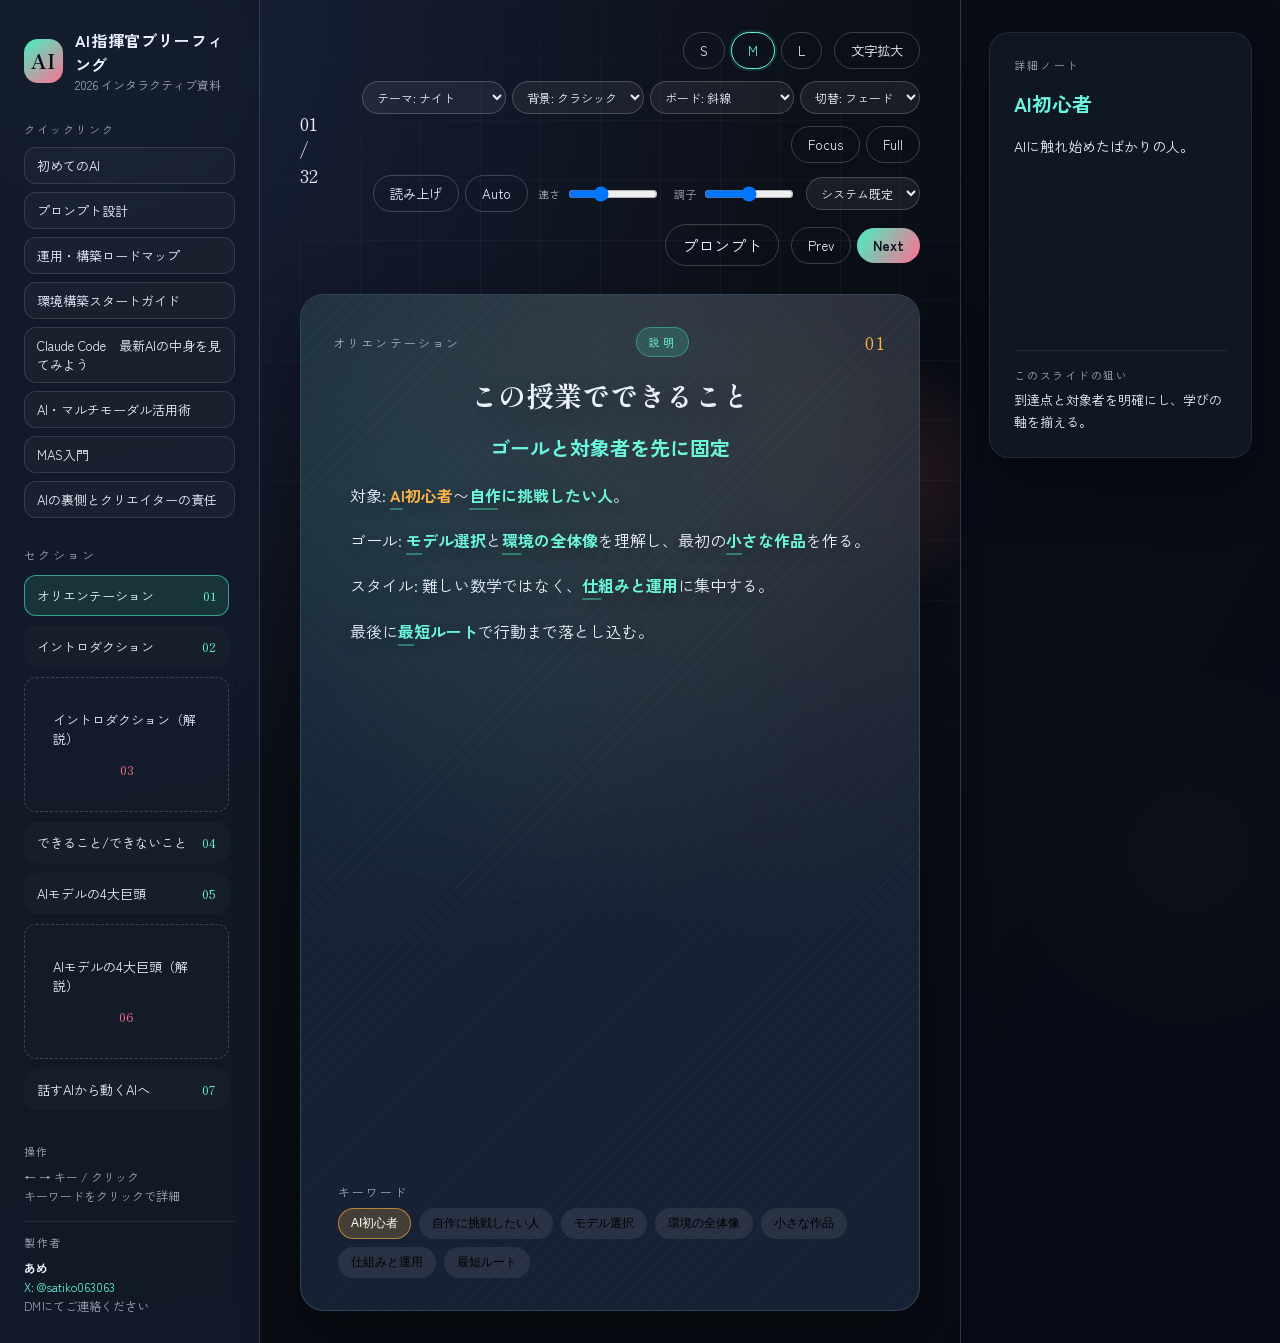
<file: index.html>
<!doctype html>
<html lang="ja">
<head>
  <meta charset="utf-8" />
  <meta name="viewport" content="width=device-width, initial-scale=1" />
  <title>AI指揮官ブリーフィング 2026</title>
  <link rel="stylesheet" href="styles.css" />
  <script async src="https://www.googletagmanager.com/gtag/js?id=G-KHQQV2JC7B"></script>
  <script>
    window.dataLayer = window.dataLayer || [];
    function gtag() { dataLayer.push(arguments); }
    gtag("js", new Date());
    gtag("config", "G-KHQQV2JC7B");
  </script>
</head>
<body data-theme="night" data-bg="classic" data-board="diagonal" data-transition="fade">
  <div class="ambient" aria-hidden="true">
    <div class="orb orb-one"></div>
    <div class="orb orb-two"></div>
    <div class="orb orb-three"></div>
    <div class="grid"></div>
    <div class="wind"></div>
    <div class="mist"></div>
    <div class="signal"></div>
    <div class="uplift"></div>
    <div class="aurora"></div>
  </div>

  <div class="petal-field" aria-hidden="true">
    <span class="petal" style="--x: 6%; --d: 18s; --delay: -3s; --size: 10px; --drift: 30px;"></span>
    <span class="petal" style="--x: 14%; --d: 22s; --delay: -8s; --size: 12px; --drift: 40px;"></span>
    <span class="petal" style="--x: 22%; --d: 20s; --delay: -5s; --size: 8px; --drift: 26px;"></span>
    <span class="petal" style="--x: 32%; --d: 26s; --delay: -12s; --size: 14px; --drift: 48px;"></span>
    <span class="petal" style="--x: 41%; --d: 19s; --delay: -2s; --size: 9px; --drift: 22px;"></span>
    <span class="petal" style="--x: 52%; --d: 24s; --delay: -10s; --size: 11px; --drift: 36px;"></span>
    <span class="petal" style="--x: 61%; --d: 21s; --delay: -6s; --size: 13px; --drift: 32px;"></span>
    <span class="petal" style="--x: 70%; --d: 23s; --delay: -9s; --size: 10px; --drift: 28px;"></span>
    <span class="petal" style="--x: 78%; --d: 27s; --delay: -15s; --size: 15px; --drift: 52px;"></span>
    <span class="petal" style="--x: 86%; --d: 20s; --delay: -4s; --size: 9px; --drift: 24px;"></span>
    <span class="petal" style="--x: 92%; --d: 25s; --delay: -11s; --size: 12px; --drift: 44px;"></span>
    <span class="petal" style="--x: 97%; --d: 19s; --delay: -7s; --size: 8px; --drift: 20px;"></span>
  </div>

  <div class="app">
    <aside class="sidebar">
      <div class="brand">
        <div class="brand-mark">AI</div>
        <div class="brand-text">
          <div class="brand-title">AI指揮官ブリーフィング</div>
          <div class="brand-sub">2026 インタラクティブ資料</div>
        </div>
      </div>

      <div class="quick-links">
        <div class="quick-title">クイックリンク</div>
        <div class="quick-list">
          <a class="quick-link" href="index.html">初めてのAI</a>
          <a class="quick-link" href="prompt.html">プロンプト設計</a>
          <a class="quick-link" href="roadmap.html">運用・構築ロードマップ</a>
          <a class="quick-link" href="setup.html">環境構築スタートガイド</a>
          <a class="quick-link" href="agent.html">Claude Code　最新AIの中身を見てみよう</a>
          <a class="quick-link" href="multimodal.html">AI・マルチモーダル活用術</a>
          <a class="quick-link" href="mas.html">MAS入門</a>
          <a class="quick-link" href="creator.html">AIの裏側とクリエイターの責任</a>
        </div>
      </div>

      <nav class="nav">
        <div class="nav-title">セクション</div>
        <ul id="nav-list" class="nav-list" aria-label="スライド一覧"></ul>
      </nav>

      <div class="sidebar-foot">
        <div class="hint">操作</div>
        <div class="hint-row">← → キー / クリック</div>
        <div class="hint-row">キーワードをクリックで詳細</div>
        <div class="sidebar-credit">
          <div class="credit-title">製作者</div>
          <div class="credit-name">あめ</div>
          <div class="credit-handle">X: @satiko063063</div>
          <div class="credit-note">DMにてご連絡ください</div>
        </div>
      </div>
    </aside>

    <main class="main">
      <header class="topbar">
        <div class="progress">
          <span id="progress-number">01</span>
          <span class="progress-divider">/</span>
          <span id="progress-total">32</span>
        </div>
        <div class="progress-bar"><span id="progress-bar"></span></div>
        <div class="controls">
          <div class="control-group size-controls" role="group" aria-label="スライドサイズ">
            <button class="btn size-btn" data-size="small" type="button">S</button>
            <button class="btn size-btn is-active" data-size="medium" type="button">M</button>
            <button class="btn size-btn" data-size="large" type="button">L</button>
          </div>
          <div class="control-group zoom-controls" role="group" aria-label="文字拡大">
            <button id="zoom-btn" class="btn" type="button" aria-pressed="false">文字拡大</button>
          </div>
          <div class="control-group fx-controls" role="group" aria-label="演出">
            <select id="fx-theme" class="fx-select" aria-label="テーマ">
              <option value="night">テーマ: ナイト</option>
              <option value="forest">テーマ: フォレスト</option>
              <option value="tide">テーマ: タイド</option>
              <option value="signal">テーマ: シグナル</option>
              <option value="paper">テーマ: ペーパー</option>
            </select>
            <select id="fx-bg" class="fx-select" aria-label="背景">
              <option value="classic">背景: クラシック</option>
              <option value="wind">背景: ウィンド</option>
              <option value="tide">背景: タイド</option>
              <option value="signal">背景: シグナル</option>
              <option value="aurora">背景: オーロラ</option>
            </select>
            <select id="fx-board" class="fx-select" aria-label="ボード">
              <option value="diagonal">ボード: 斜線</option>
              <option value="dots">ボード: ドット</option>
              <option value="mesh">ボード: メッシュ</option>
              <option value="waves">ボード: ウェーブ</option>
              <option value="circuit">ボード: サーキット</option>
            </select>
            <select id="fx-transition" class="fx-select" aria-label="切り替え">
              <option value="fade">切替: フェード</option>
              <option value="slide">切替: スライド</option>
              <option value="zoom">切替: ズーム</option>
              <option value="flip">切替: フリップ</option>
              <option value="sweep">切替: スイープ</option>
            </select>
          </div>
          <div class="control-group view-controls" role="group" aria-label="表示モード">
            <button id="focus-btn" class="btn" type="button" aria-pressed="false">Focus</button>
            <button id="fullscreen-btn" class="btn" type="button" aria-pressed="false">Full</button>
          </div>
          <div class="control-group tts-controls" role="group" aria-label="読み上げ">
            <button id="tts-btn" class="btn" type="button" aria-pressed="false">読み上げ</button>
            <button id="tts-auto-btn" class="btn" type="button" aria-pressed="false">Auto</button>
            <label class="tts-label">速さ
              <input id="tts-rate" class="tts-range" type="range" min="0.7" max="1.6" step="0.1" value="1.0" />
            </label>
            <label class="tts-label">調子
              <input id="tts-pitch" class="tts-range" type="range" min="0.8" max="1.2" step="0.1" value="1.0" />
            </label>
            <select id="tts-voice" class="tts-select" aria-label="音声"></select>
          </div>
          <div class="control-group link-controls" role="group" aria-label="関連ページ">
            <a class="btn" href="prompt.html">プロンプト</a>
          </div>
          <div class="control-group nav-controls">
            <button id="prev-btn" class="btn" type="button">Prev</button>
            <button id="next-btn" class="btn btn-primary" type="button">Next</button>
          </div>
        </div>
      </header>

      <section class="slide" aria-live="polite">
        <div class="slide-meta">
          <span id="slide-section" class="slide-section">イントロダクション</span>
          <span id="slide-variant" class="slide-variant">説明</span>
          <span id="slide-number" class="slide-number">01</span>
        </div>
        <h1 id="slide-title" class="slide-title"></h1>
        <h2 id="slide-headline" class="slide-headline"></h2>
        <div id="slide-body" class="slide-body"></div>
        <div class="keyword-area">
          <div class="keyword-label">キーワード</div>
          <div id="keyword-chips" class="keyword-chips"></div>
        </div>
      </section>
    </main>

    <aside class="detail">
      <div class="detail-inner">
        <div class="detail-title">詳細ノート</div>
        <div id="detail-keyword" class="detail-keyword">キーワードを選択</div>
        <div id="detail-text" class="detail-text">本文内のハイライト語をクリックすると、補足の説明が表示されます。</div>
        <div class="detail-footer">
          <div class="detail-foot-label">このスライドの狙い</div>
          <div id="detail-goal" class="detail-goal"></div>
        </div>
      </div>
    </aside>
  </div>

  <script src="script.js"></script>
</body>
</html>
</file>
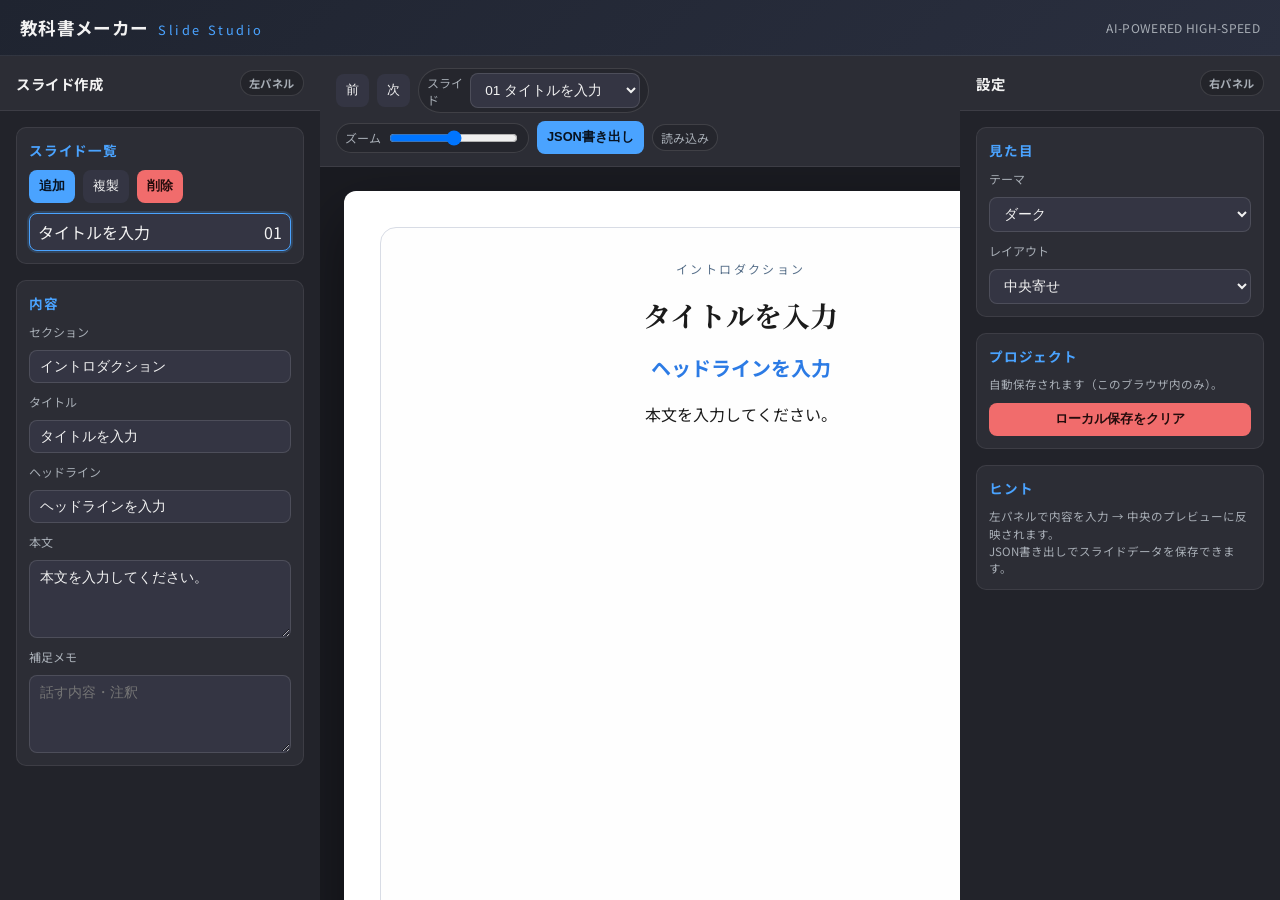
<file: maker/index.html>
<!DOCTYPE html>
<html lang="ja">
<head>
  <meta charset="UTF-8" />
  <meta name="viewport" content="width=device-width, initial-scale=1.0" />
  <title>教科書メーカー - Slide Studio</title>
  <link rel="preconnect" href="https://fonts.googleapis.com" />
  <link rel="preconnect" href="https://fonts.gstatic.com" crossorigin />
  <link href="https://fonts.googleapis.com/css2?family=Noto+Sans+JP:wght@300;400;700&family=Noto+Serif+JP:wght@400;700&display=swap" rel="stylesheet" />
  <link rel="stylesheet" href="index.css" />
</head>
<body data-theme="dark" data-layout="center">
  <header id="app-header">
    <div class="brand">
      <span class="brand-main">教科書メーカー</span>
      <span class="brand-sub">Slide Studio</span>
    </div>
    <div class="brand-tag">AI-powered high-speed</div>
  </header>

  <div id="app">
    <aside id="left-panel">
      <div class="panel-header">
        <span class="title">スライド作成</span>
        <div class="panel-header-actions">
          <span class="badge">左パネル</span>
        </div>
      </div>
      <div class="panel-body">
        <section class="panel-section">
          <h3>スライド一覧</h3>
          <div class="inline-row">
            <button id="slide-add" class="primary" type="button">追加</button>
            <button id="slide-duplicate" type="button">複製</button>
            <button id="slide-delete" class="danger" type="button">削除</button>
          </div>
          <div id="slide-list" class="list"></div>
        </section>

        <section class="panel-section">
          <h3>内容</h3>
          <label for="input-section">セクション</label>
          <input id="input-section" type="text" placeholder="例: イントロダクション" />
          <label for="input-title">タイトル</label>
          <input id="input-title" type="text" placeholder="例: AI環境構築の全体像" />
          <label for="input-headline">ヘッドライン</label>
          <input id="input-headline" type="text" placeholder="例: まずは舞台作りから" />
          <label for="input-body">本文</label>
          <textarea id="input-body" placeholder="本文を入力"></textarea>
          <label for="input-notes">補足メモ</label>
          <textarea id="input-notes" placeholder="話す内容・注釈"></textarea>
        </section>
      </div>
    </aside>

    <main id="center-panel">
      <div class="toolbar">
        <div class="toolbar-group">
          <button id="nav-prev" type="button">前</button>
          <button id="nav-next" type="button">次</button>
          <label class="pill">スライド
            <select id="slide-select"></select>
          </label>
        </div>
        <div class="toolbar-group">
          <label class="pill">ズーム
            <input id="zoom-range" type="range" min="0.6" max="1.4" step="0.1" value="1" />
          </label>
          <button id="export-json" class="primary" type="button">JSON書き出し</button>
          <label class="file-button pill">読み込み
            <input id="import-json" type="file" accept="application/json" />
          </label>
        </div>
      </div>

      <div class="preview">
        <div id="page-container" class="page-container">
          <div class="page">
            <div class="slide-card" id="slide-card">
              <div class="slide-kicker" id="preview-section">セクション</div>
              <h1 class="slide-title" id="preview-title">タイトルを入力</h1>
              <h2 class="slide-headline" id="preview-headline">ヘッドラインを入力</h2>
              <div class="slide-body" id="preview-body"></div>
              <div class="slide-notes" id="preview-notes"></div>
            </div>
          </div>
        </div>
      </div>
    </main>

    <aside id="right-panel">
      <div class="panel-header">
        <span class="title">設定</span>
        <div class="panel-header-actions">
          <span class="badge">右パネル</span>
        </div>
      </div>
      <div class="panel-body">
        <section class="panel-section">
          <h3>見た目</h3>
          <label for="theme-select">テーマ</label>
          <select id="theme-select">
            <option value="dark">ダーク</option>
            <option value="light">ライト</option>
          </select>
          <label for="layout-select">レイアウト</label>
          <select id="layout-select">
            <option value="center">中央寄せ</option>
            <option value="left">左寄せ</option>
          </select>
        </section>
        <section class="panel-section">
          <h3>プロジェクト</h3>
          <div class="hint">自動保存されます（このブラウザ内のみ）。</div>
          <button id="clear-local" type="button" class="danger">ローカル保存をクリア</button>
        </section>
        <section class="panel-section">
          <h3>ヒント</h3>
          <div class="hint">
            左パネルで内容を入力 → 中央のプレビューに反映されます。<br />
            JSON書き出しでスライドデータを保存できます。
          </div>
        </section>
      </div>
    </aside>
  </div>

  <script src="index.js"></script>
</body>
</html>
</file>
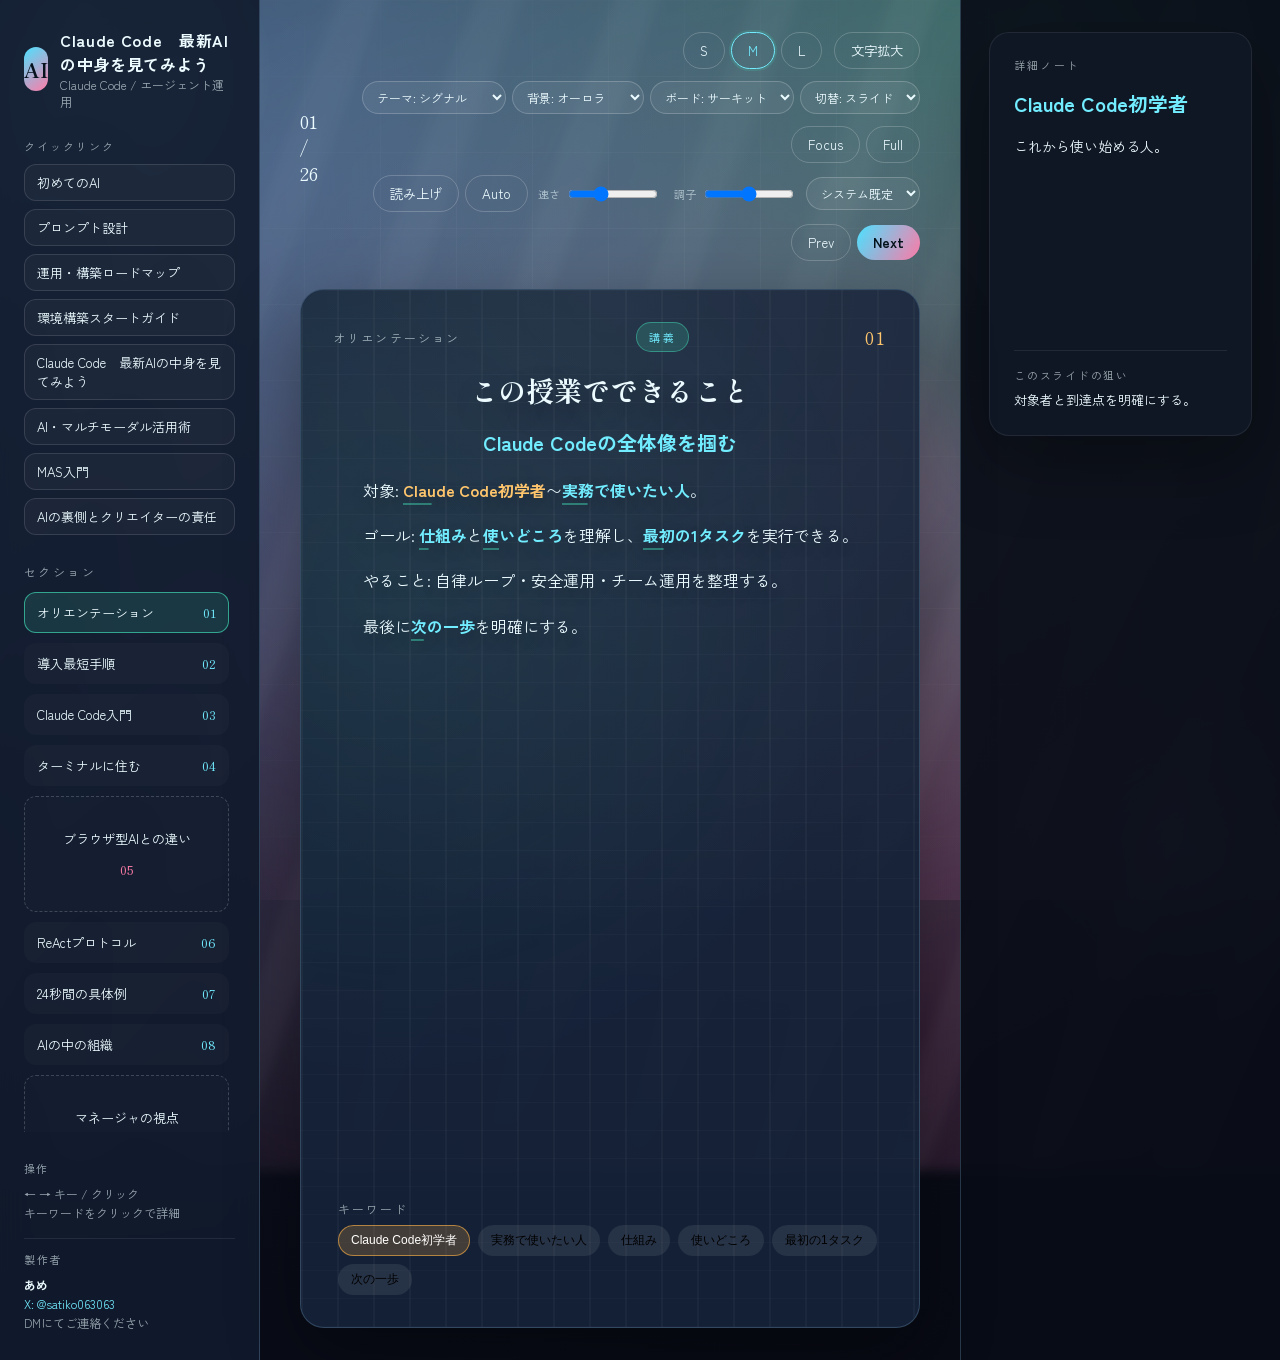
<file: agent.html>
<!doctype html>
<html lang="ja">
<head>
  <meta charset="utf-8" />
  <meta name="viewport" content="width=device-width, initial-scale=1" />
  <title>Claude Code　最新AIの中身を見てみよう | AI指揮官ブリーフィング</title>
  <link rel="stylesheet" href="styles.css" />
  <script async src="https://www.googletagmanager.com/gtag/js?id=G-KHQQV2JC7B"></script>
  <script>
    window.dataLayer = window.dataLayer || [];
    function gtag() { dataLayer.push(arguments); }
    gtag("js", new Date());
    gtag("config", "G-KHQQV2JC7B");
  </script>
</head>
<body class="agent-page" data-theme="signal" data-bg="aurora" data-board="circuit" data-transition="slide">
  <div class="ambient" aria-hidden="true">
    <div class="orb orb-one"></div>
    <div class="orb orb-two"></div>
    <div class="orb orb-three"></div>
    <div class="grid"></div>
    <div class="wind"></div>
    <div class="mist"></div>
    <div class="signal"></div>
    <div class="uplift"></div>
    <div class="aurora"></div>
  </div>

  <div class="petal-field" aria-hidden="true">
    <span class="petal" style="--x: 12%; --d: 20s; --delay: -3s; --size: 10px; --drift: 26px;"></span>
    <span class="petal" style="--x: 28%; --d: 24s; --delay: -9s; --size: 12px; --drift: 38px;"></span>
    <span class="petal" style="--x: 46%; --d: 22s; --delay: -5s; --size: 9px; --drift: 22px;"></span>
    <span class="petal" style="--x: 63%; --d: 26s; --delay: -12s; --size: 13px; --drift: 46px;"></span>
    <span class="petal" style="--x: 78%; --d: 21s; --delay: -7s; --size: 10px; --drift: 28px;"></span>
    <span class="petal" style="--x: 90%; --d: 25s; --delay: -10s; --size: 11px; --drift: 40px;"></span>
  </div>

  <div class="app">
    <aside class="sidebar">
      <div class="brand">
        <div class="brand-mark">AI</div>
        <div class="brand-text">
          <div class="brand-title">Claude Code　最新AIの中身を見てみよう</div>
          <div class="brand-sub">Claude Code / エージェント運用</div>
        </div>
      </div>

      <div class="quick-links">
        <div class="quick-title">クイックリンク</div>
        <div class="quick-list">
          <a class="quick-link" href="index.html">初めてのAI</a>
          <a class="quick-link" href="prompt.html">プロンプト設計</a>
          <a class="quick-link" href="roadmap.html">運用・構築ロードマップ</a>
          <a class="quick-link" href="setup.html">環境構築スタートガイド</a>
          <a class="quick-link" href="agent.html">Claude Code　最新AIの中身を見てみよう</a>
          <a class="quick-link" href="multimodal.html">AI・マルチモーダル活用術</a>
          <a class="quick-link" href="mas.html">MAS入門</a>
          <a class="quick-link" href="creator.html">AIの裏側とクリエイターの責任</a>
        </div>
      </div>

      <nav class="nav">
        <div class="nav-title">セクション</div>
        <ul id="agent-nav" class="nav-list" aria-label="Claude Code　最新AIの中身を見てみよう スライド一覧"></ul>
      </nav>

      <div class="sidebar-foot">
        <div class="hint">操作</div>
        <div class="hint-row">← → キー / クリック</div>
        <div class="hint-row">キーワードをクリックで詳細</div>
        <div class="sidebar-credit">
          <div class="credit-title">製作者</div>
          <div class="credit-name">あめ</div>
          <div class="credit-handle">X: @satiko063063</div>
          <div class="credit-note">DMにてご連絡ください</div>
        </div>
      </div>
    </aside>

    <main class="main">
      <header class="topbar">
        <div class="progress">
          <span id="agent-progress-number">01</span>
          <span class="progress-divider">/</span>
          <span id="agent-progress-total">26</span>
        </div>
        <div class="progress-bar"><span id="agent-progress-bar"></span></div>
        <div class="controls">
          <div class="control-group size-controls" role="group" aria-label="スライドサイズ">
            <button class="btn size-btn" data-size="small" type="button">S</button>
            <button class="btn size-btn is-active" data-size="medium" type="button">M</button>
            <button class="btn size-btn" data-size="large" type="button">L</button>
          </div>
          <div class="control-group zoom-controls" role="group" aria-label="文字拡大">
            <button id="agent-zoom-btn" class="btn" type="button" aria-pressed="false">文字拡大</button>
          </div>
          <div class="control-group fx-controls" role="group" aria-label="演出">
            <select id="agent-fx-theme" class="fx-select" aria-label="テーマ">
              <option value="night">テーマ: ナイト</option>
              <option value="forest">テーマ: フォレスト</option>
              <option value="tide">テーマ: タイド</option>
              <option value="signal">テーマ: シグナル</option>
              <option value="paper">テーマ: ペーパー</option>
            </select>
            <select id="agent-fx-bg" class="fx-select" aria-label="背景">
              <option value="classic">背景: クラシック</option>
              <option value="wind">背景: ウィンド</option>
              <option value="tide">背景: タイド</option>
              <option value="signal">背景: シグナル</option>
              <option value="aurora">背景: オーロラ</option>
            </select>
            <select id="agent-fx-board" class="fx-select" aria-label="ボード">
              <option value="diagonal">ボード: 斜線</option>
              <option value="dots">ボード: ドット</option>
              <option value="mesh">ボード: メッシュ</option>
              <option value="waves">ボード: ウェーブ</option>
              <option value="circuit">ボード: サーキット</option>
            </select>
            <select id="agent-fx-transition" class="fx-select" aria-label="切り替え">
              <option value="fade">切替: フェード</option>
              <option value="slide">切替: スライド</option>
              <option value="zoom">切替: ズーム</option>
              <option value="flip">切替: フリップ</option>
              <option value="sweep">切替: スイープ</option>
            </select>
          </div>
          <div class="control-group view-controls" role="group" aria-label="表示モード">
            <button id="agent-focus-btn" class="btn" type="button" aria-pressed="false">Focus</button>
            <button id="agent-fullscreen-btn" class="btn" type="button" aria-pressed="false">Full</button>
          </div>
          <div class="control-group tts-controls" role="group" aria-label="読み上げ">
            <button id="agent-tts-btn" class="btn" type="button" aria-pressed="false">読み上げ</button>
            <button id="agent-tts-auto-btn" class="btn" type="button" aria-pressed="false">Auto</button>
            <label class="tts-label">速さ
              <input id="agent-tts-rate" class="tts-range" type="range" min="0.7" max="1.6" step="0.1" value="1.0" />
            </label>
            <label class="tts-label">調子
              <input id="agent-tts-pitch" class="tts-range" type="range" min="0.8" max="1.2" step="0.1" value="1.0" />
            </label>
            <select id="agent-tts-voice" class="tts-select" aria-label="音声"></select>
          </div>
          <div class="control-group nav-controls">
            <button id="agent-prev" class="btn" type="button">Prev</button>
            <button id="agent-next" class="btn btn-primary" type="button">Next</button>
          </div>
        </div>
      </header>

      <section class="slide" aria-live="polite">
        <div class="slide-meta">
          <span id="agent-section" class="slide-section">エージェント概論</span>
          <span id="agent-variant" class="slide-variant">講義</span>
          <span id="agent-number" class="slide-number">01</span>
        </div>
        <h1 id="agent-title" class="slide-title"></h1>
        <h2 id="agent-headline" class="slide-headline"></h2>
        <div id="agent-body" class="slide-body"></div>
        <div class="keyword-area">
          <div class="keyword-label">キーワード</div>
          <div id="agent-chips" class="keyword-chips"></div>
        </div>
      </section>
    </main>

    <aside class="detail">
      <div class="detail-inner">
        <div class="detail-title">詳細ノート</div>
        <div id="agent-keyword" class="detail-keyword">キーワードを選択</div>
        <div id="agent-text" class="detail-text">本文内のハイライト語をクリックすると、補足の説明が表示されます。</div>
        <div class="detail-footer">
          <div class="detail-foot-label">このスライドの狙い</div>
          <div id="agent-goal" class="detail-goal"></div>
        </div>
      </div>
    </aside>
  </div>

  <script src="agent.js"></script>
</body>
</html>
</file>
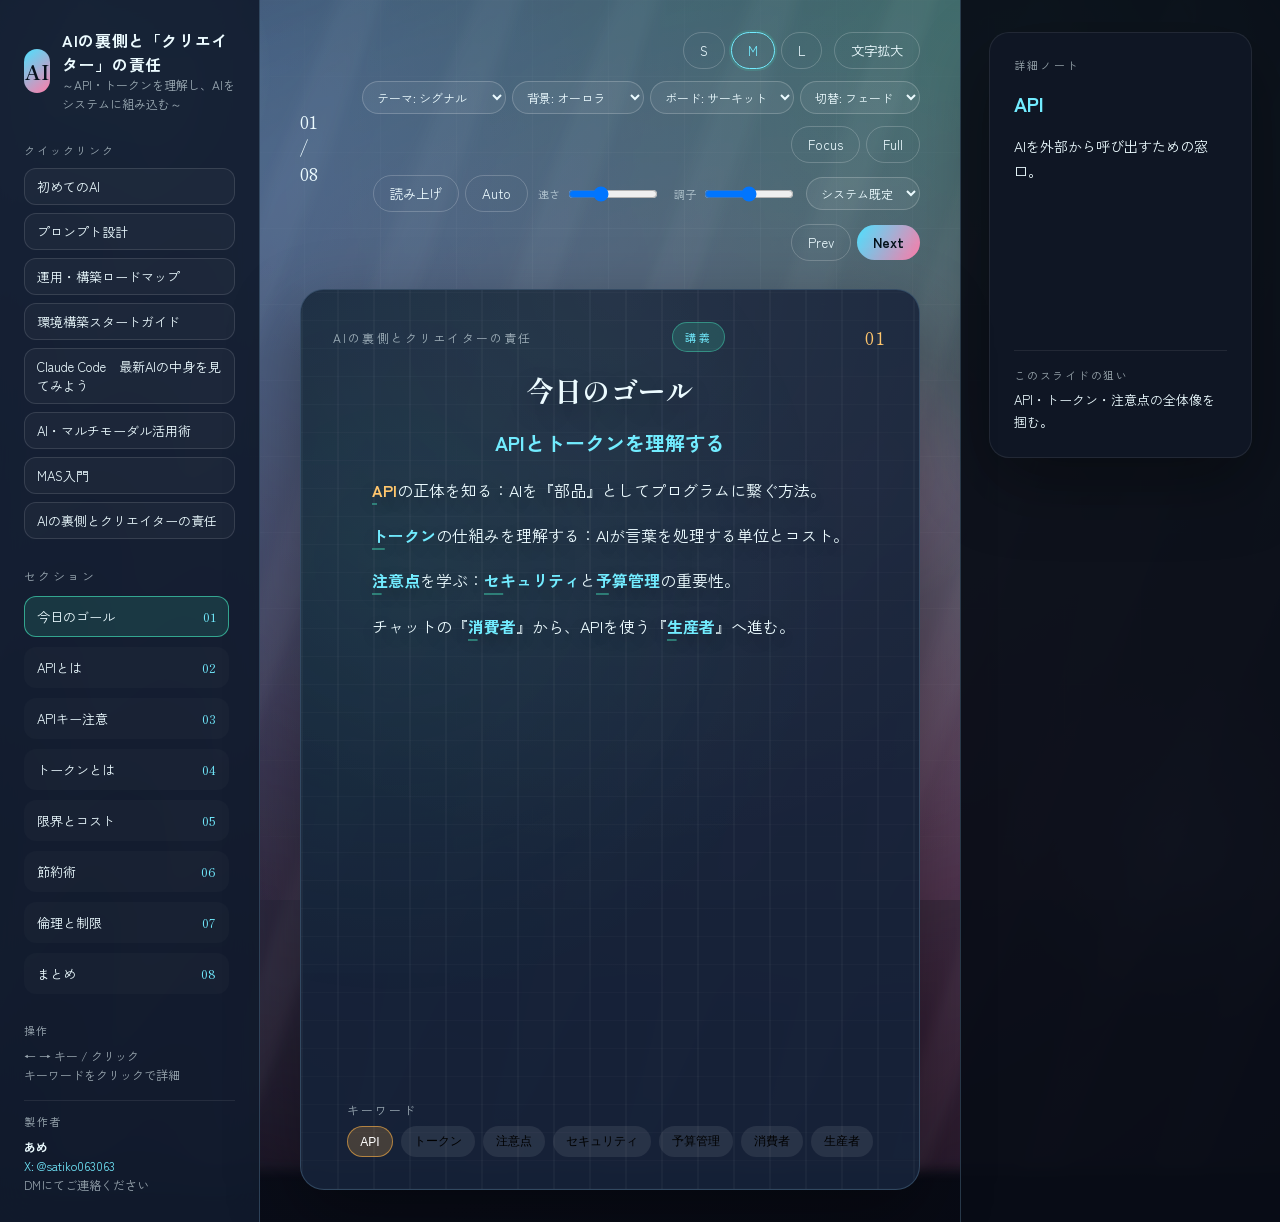
<file: creator.html>
<!doctype html>
<html lang="ja">
<head>
  <meta charset="utf-8" />
  <meta name="viewport" content="width=device-width, initial-scale=1" />
  <title>AIの裏側と「クリエイター」の責任 | AI指揮官ブリーフィング</title>
  <link rel="stylesheet" href="styles.css" />
  <script async src="https://www.googletagmanager.com/gtag/js?id=G-KHQQV2JC7B"></script>
  <script>
    window.dataLayer = window.dataLayer || [];
    function gtag() { dataLayer.push(arguments); }
    gtag("js", new Date());
    gtag("config", "G-KHQQV2JC7B");
  </script>
</head>
<body class="creator-page" data-theme="signal" data-bg="aurora" data-board="circuit" data-transition="fade">
  <div class="ambient" aria-hidden="true">
    <div class="orb orb-one"></div>
    <div class="orb orb-two"></div>
    <div class="orb orb-three"></div>
    <div class="grid"></div>
    <div class="wind"></div>
    <div class="mist"></div>
    <div class="signal"></div>
    <div class="uplift"></div>
    <div class="aurora"></div>
  </div>

  <div class="petal-field" aria-hidden="true">
    <span class="petal" style="--x: 12%; --d: 20s; --delay: -3s; --size: 10px; --drift: 26px;"></span>
    <span class="petal" style="--x: 28%; --d: 24s; --delay: -9s; --size: 12px; --drift: 38px;"></span>
    <span class="petal" style="--x: 46%; --d: 22s; --delay: -5s; --size: 9px; --drift: 22px;"></span>
    <span class="petal" style="--x: 63%; --d: 26s; --delay: -12s; --size: 13px; --drift: 46px;"></span>
    <span class="petal" style="--x: 78%; --d: 21s; --delay: -7s; --size: 10px; --drift: 28px;"></span>
    <span class="petal" style="--x: 90%; --d: 25s; --delay: -10s; --size: 11px; --drift: 40px;"></span>
  </div>

  <div class="app">
    <aside class="sidebar">
      <div class="brand">
        <div class="brand-mark">AI</div>
        <div class="brand-text">
          <div class="brand-title">AIの裏側と「クリエイター」の責任</div>
          <div class="brand-sub">～API・トークンを理解し、AIをシステムに組み込む～</div>
        </div>
      </div>

      <div class="quick-links">
        <div class="quick-title">クイックリンク</div>
        <div class="quick-list">
          <a class="quick-link" href="index.html">初めてのAI</a>
          <a class="quick-link" href="prompt.html">プロンプト設計</a>
          <a class="quick-link" href="roadmap.html">運用・構築ロードマップ</a>
          <a class="quick-link" href="setup.html">環境構築スタートガイド</a>
          <a class="quick-link" href="agent.html">Claude Code　最新AIの中身を見てみよう</a>
          <a class="quick-link" href="multimodal.html">AI・マルチモーダル活用術</a>
          <a class="quick-link" href="mas.html">MAS入門</a>
          <a class="quick-link" href="creator.html">AIの裏側とクリエイターの責任</a>
        </div>
      </div>

      <nav class="nav">
        <div class="nav-title">セクション</div>
        <ul id="creator-nav" class="nav-list" aria-label="AIの裏側とクリエイターの責任 スライド一覧"></ul>
      </nav>

      <div class="sidebar-foot">
        <div class="hint">操作</div>
        <div class="hint-row">← → キー / クリック</div>
        <div class="hint-row">キーワードをクリックで詳細</div>
        <div class="sidebar-credit">
          <div class="credit-title">製作者</div>
          <div class="credit-name">あめ</div>
          <div class="credit-handle">X: @satiko063063</div>
          <div class="credit-note">DMにてご連絡ください</div>
        </div>
      </div>
    </aside>

    <main class="main">
      <header class="topbar">
        <div class="progress">
          <span id="creator-progress-number">01</span>
          <span class="progress-divider">/</span>
          <span id="creator-progress-total">08</span>
        </div>
        <div class="progress-bar"><span id="creator-progress-bar"></span></div>
        <div class="controls">
          <div class="control-group size-controls" role="group" aria-label="スライドサイズ">
            <button class="btn size-btn" data-size="small" type="button">S</button>
            <button class="btn size-btn is-active" data-size="medium" type="button">M</button>
            <button class="btn size-btn" data-size="large" type="button">L</button>
          </div>
          <div class="control-group zoom-controls" role="group" aria-label="文字拡大">
            <button id="creator-zoom-btn" class="btn" type="button" aria-pressed="false">文字拡大</button>
          </div>
          <div class="control-group fx-controls" role="group" aria-label="演出">
            <select id="creator-fx-theme" class="fx-select" aria-label="テーマ">
              <option value="night">テーマ: ナイト</option>
              <option value="forest">テーマ: フォレスト</option>
              <option value="tide">テーマ: タイド</option>
              <option value="signal">テーマ: シグナル</option>
              <option value="paper">テーマ: ペーパー</option>
            </select>
            <select id="creator-fx-bg" class="fx-select" aria-label="背景">
              <option value="classic">背景: クラシック</option>
              <option value="wind">背景: ウィンド</option>
              <option value="tide">背景: タイド</option>
              <option value="signal">背景: シグナル</option>
              <option value="aurora">背景: オーロラ</option>
            </select>
            <select id="creator-fx-board" class="fx-select" aria-label="ボード">
              <option value="diagonal">ボード: 斜線</option>
              <option value="dots">ボード: ドット</option>
              <option value="mesh">ボード: メッシュ</option>
              <option value="waves">ボード: ウェーブ</option>
              <option value="circuit">ボード: サーキット</option>
            </select>
            <select id="creator-fx-transition" class="fx-select" aria-label="切り替え">
              <option value="fade">切替: フェード</option>
              <option value="slide">切替: スライド</option>
              <option value="zoom">切替: ズーム</option>
              <option value="flip">切替: フリップ</option>
              <option value="sweep">切替: スイープ</option>
            </select>
          </div>
          <div class="control-group view-controls" role="group" aria-label="表示モード">
            <button id="creator-focus-btn" class="btn" type="button" aria-pressed="false">Focus</button>
            <button id="creator-fullscreen-btn" class="btn" type="button" aria-pressed="false">Full</button>
          </div>
          <div class="control-group tts-controls" role="group" aria-label="読み上げ">
            <button id="creator-tts-btn" class="btn" type="button" aria-pressed="false">読み上げ</button>
            <button id="creator-tts-auto-btn" class="btn" type="button" aria-pressed="false">Auto</button>
            <label class="tts-label">速さ
              <input id="creator-tts-rate" class="tts-range" type="range" min="0.7" max="1.6" step="0.1" value="1.0" />
            </label>
            <label class="tts-label">調子
              <input id="creator-tts-pitch" class="tts-range" type="range" min="0.8" max="1.2" step="0.1" value="1.0" />
            </label>
            <select id="creator-tts-voice" class="tts-select" aria-label="音声"></select>
          </div>
          <div class="control-group nav-controls">
            <button id="creator-prev" class="btn" type="button">Prev</button>
            <button id="creator-next" class="btn btn-primary" type="button">Next</button>
          </div>
        </div>
      </header>

      <section class="slide" aria-live="polite">
        <div class="slide-meta">
          <span id="creator-section" class="slide-section">エージェント概論</span>
          <span id="creator-variant" class="slide-variant">講義</span>
          <span id="creator-number" class="slide-number">01</span>
        </div>
        <h1 id="creator-title" class="slide-title"></h1>
        <h2 id="creator-headline" class="slide-headline"></h2>
        <div id="creator-body" class="slide-body"></div>
        <div class="keyword-area">
          <div class="keyword-label">キーワード</div>
          <div id="creator-chips" class="keyword-chips"></div>
        </div>
      </section>
    </main>

    <aside class="detail">
      <div class="detail-inner">
        <div class="detail-title">詳細ノート</div>
        <div id="creator-keyword" class="detail-keyword">キーワードを選択</div>
        <div id="creator-text" class="detail-text">本文内のハイライト語をクリックすると、補足の説明が表示されます。</div>
        <div class="detail-footer">
          <div class="detail-foot-label">このスライドの狙い</div>
          <div id="creator-goal" class="detail-goal"></div>
        </div>
      </div>
    </aside>
  </div>

  <script src="creator.js"></script>
</body>
</html>
</file>
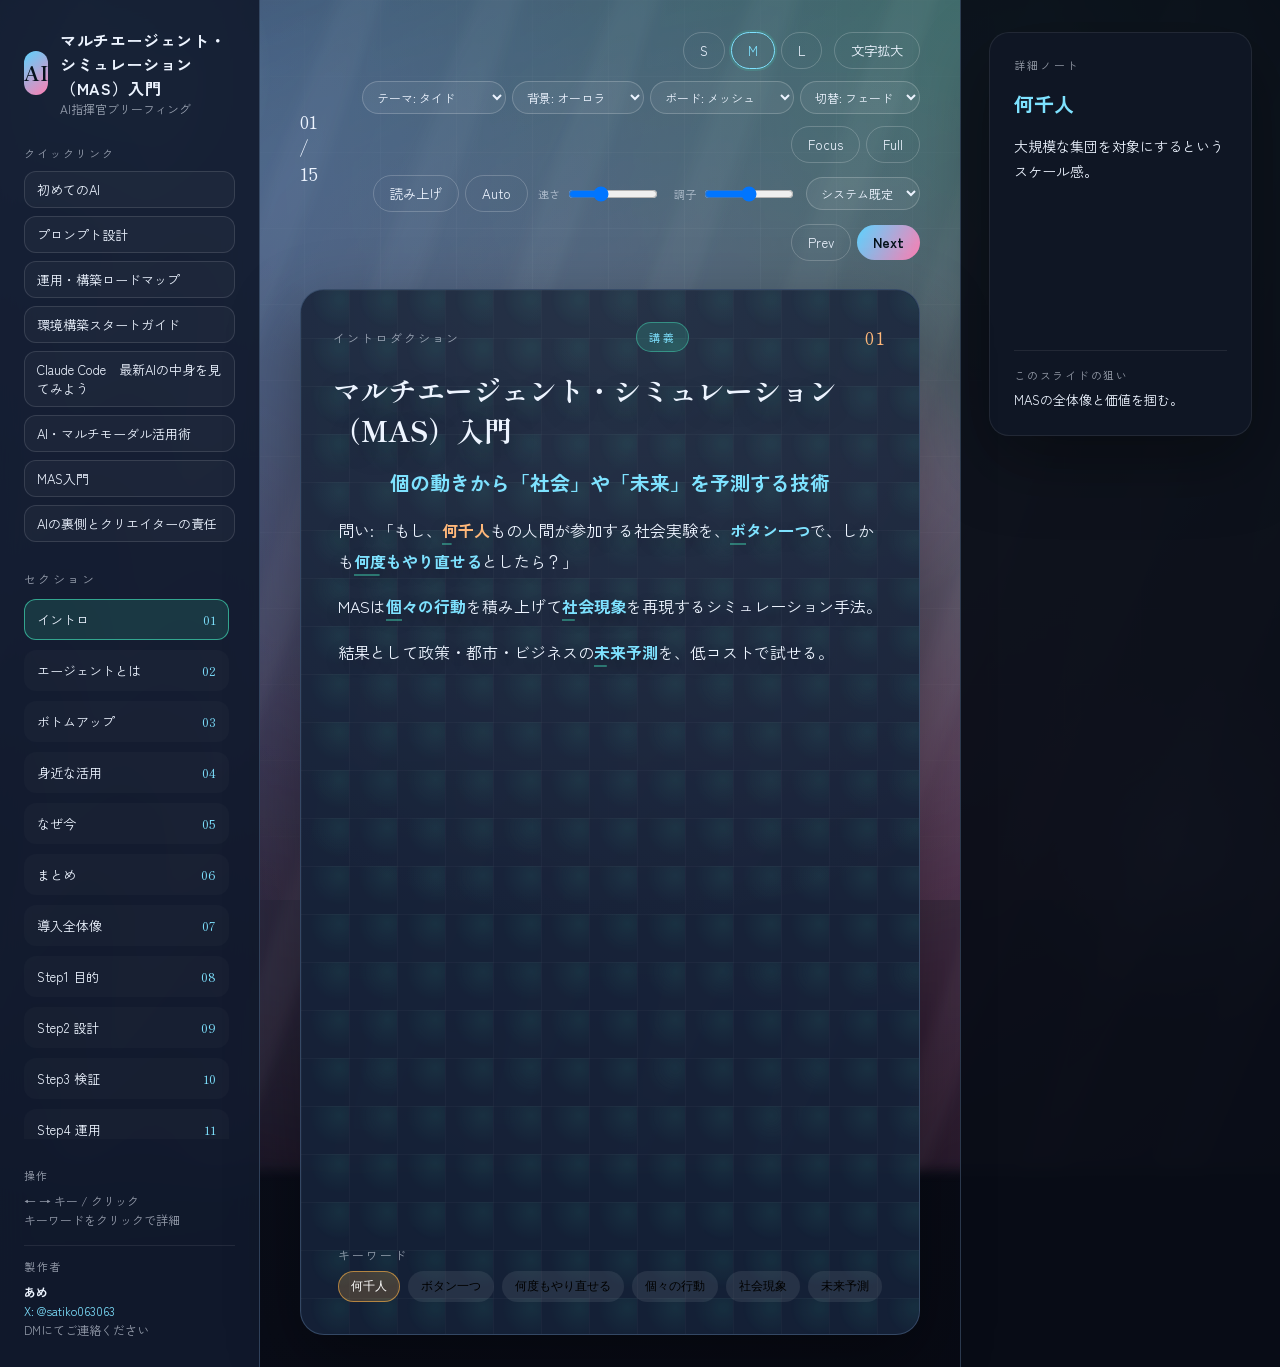
<file: mas.html>
<!doctype html>
<html lang="ja">
<head>
  <meta charset="utf-8" />
  <meta name="viewport" content="width=device-width, initial-scale=1" />
  <title>マルチエージェント・シミュレーション（MAS）入門 | AI指揮官ブリーフィング</title>
  <link rel="stylesheet" href="styles.css" />
  <script async src="https://www.googletagmanager.com/gtag/js?id=G-KHQQV2JC7B"></script>
  <script>
    window.dataLayer = window.dataLayer || [];
    function gtag() { dataLayer.push(arguments); }
    gtag("js", new Date());
    gtag("config", "G-KHQQV2JC7B");
  </script>
</head>
<body class="mas-page" data-theme="tide" data-bg="aurora" data-board="mesh" data-transition="fade">
  <div class="ambient" aria-hidden="true">
    <div class="orb orb-one"></div>
    <div class="orb orb-two"></div>
    <div class="orb orb-three"></div>
    <div class="grid"></div>
    <div class="wind"></div>
    <div class="mist"></div>
    <div class="signal"></div>
    <div class="uplift"></div>
    <div class="aurora"></div>
  </div>

  <div class="petal-field" aria-hidden="true">
    <span class="petal" style="--x: 12%; --d: 20s; --delay: -3s; --size: 10px; --drift: 26px;"></span>
    <span class="petal" style="--x: 28%; --d: 24s; --delay: -9s; --size: 12px; --drift: 38px;"></span>
    <span class="petal" style="--x: 46%; --d: 22s; --delay: -5s; --size: 9px; --drift: 22px;"></span>
    <span class="petal" style="--x: 63%; --d: 26s; --delay: -12s; --size: 13px; --drift: 46px;"></span>
    <span class="petal" style="--x: 78%; --d: 21s; --delay: -7s; --size: 10px; --drift: 28px;"></span>
    <span class="petal" style="--x: 90%; --d: 25s; --delay: -10s; --size: 11px; --drift: 40px;"></span>
  </div>

  <div class="app">
    <aside class="sidebar">
      <div class="brand">
        <div class="brand-mark">AI</div>
        <div class="brand-text">
          <div class="brand-title">マルチエージェント・シミュレーション（MAS）入門</div>
          <div class="brand-sub">AI指揮官ブリーフィング</div>
        </div>
      </div>

      <div class="quick-links">
        <div class="quick-title">クイックリンク</div>
        <div class="quick-list">
          <a class="quick-link" href="index.html">初めてのAI</a>
          <a class="quick-link" href="prompt.html">プロンプト設計</a>
          <a class="quick-link" href="roadmap.html">運用・構築ロードマップ</a>
          <a class="quick-link" href="setup.html">環境構築スタートガイド</a>
          <a class="quick-link" href="agent.html">Claude Code　最新AIの中身を見てみよう</a>
          <a class="quick-link" href="multimodal.html">AI・マルチモーダル活用術</a>
          <a class="quick-link" href="mas.html">MAS入門</a>
          <a class="quick-link" href="creator.html">AIの裏側とクリエイターの責任</a>
        </div>
      </div>

      <nav class="nav">
        <div class="nav-title">セクション</div>
        <ul id="mas-nav" class="nav-list" aria-label="MASスライド一覧"></ul>
      </nav>

      <div class="sidebar-foot">
        <div class="hint">操作</div>
        <div class="hint-row">← → キー / クリック</div>
        <div class="hint-row">キーワードをクリックで詳細</div>
        <div class="sidebar-credit">
          <div class="credit-title">製作者</div>
          <div class="credit-name">あめ</div>
          <div class="credit-handle">X: @satiko063063</div>
          <div class="credit-note">DMにてご連絡ください</div>
        </div>
      </div>
    </aside>

    <main class="main">
      <header class="topbar">
        <div class="progress">
          <span id="mas-progress-number">01</span>
          <span class="progress-divider">/</span>
          <span id="mas-progress-total">15</span>
        </div>
        <div class="progress-bar"><span id="mas-progress-bar"></span></div>
        <div class="controls">
          <div class="control-group size-controls" role="group" aria-label="スライドサイズ">
            <button class="btn size-btn" data-size="small" type="button">S</button>
            <button class="btn size-btn is-active" data-size="medium" type="button">M</button>
            <button class="btn size-btn" data-size="large" type="button">L</button>
          </div>
          <div class="control-group zoom-controls" role="group" aria-label="文字拡大">
            <button id="mas-zoom-btn" class="btn" type="button" aria-pressed="false">文字拡大</button>
          </div>
          <div class="control-group fx-controls" role="group" aria-label="演出">
            <select id="mas-fx-theme" class="fx-select" aria-label="テーマ">
              <option value="night">テーマ: ナイト</option>
              <option value="forest">テーマ: フォレスト</option>
              <option value="tide">テーマ: タイド</option>
              <option value="signal">テーマ: シグナル</option>
              <option value="paper">テーマ: ペーパー</option>
            </select>
            <select id="mas-fx-bg" class="fx-select" aria-label="背景">
              <option value="classic">背景: クラシック</option>
              <option value="wind">背景: ウィンド</option>
              <option value="tide">背景: タイド</option>
              <option value="signal">背景: シグナル</option>
              <option value="aurora">背景: オーロラ</option>
            </select>
            <select id="mas-fx-board" class="fx-select" aria-label="ボード">
              <option value="diagonal">ボード: 斜線</option>
              <option value="dots">ボード: ドット</option>
              <option value="mesh">ボード: メッシュ</option>
              <option value="waves">ボード: ウェーブ</option>
              <option value="circuit">ボード: サーキット</option>
            </select>
            <select id="mas-fx-transition" class="fx-select" aria-label="切り替え">
              <option value="fade">切替: フェード</option>
              <option value="slide">切替: スライド</option>
              <option value="zoom">切替: ズーム</option>
              <option value="flip">切替: フリップ</option>
              <option value="sweep">切替: スイープ</option>
            </select>
          </div>
          <div class="control-group view-controls" role="group" aria-label="表示モード">
            <button id="mas-focus-btn" class="btn" type="button" aria-pressed="false">Focus</button>
            <button id="mas-fullscreen-btn" class="btn" type="button" aria-pressed="false">Full</button>
          </div>
          <div class="control-group tts-controls" role="group" aria-label="読み上げ">
            <button id="mas-tts-btn" class="btn" type="button" aria-pressed="false">読み上げ</button>
            <button id="mas-tts-auto-btn" class="btn" type="button" aria-pressed="false">Auto</button>
            <label class="tts-label">速さ
              <input id="mas-tts-rate" class="tts-range" type="range" min="0.7" max="1.6" step="0.1" value="1.0" />
            </label>
            <label class="tts-label">調子
              <input id="mas-tts-pitch" class="tts-range" type="range" min="0.8" max="1.2" step="0.1" value="1.0" />
            </label>
            <select id="mas-tts-voice" class="tts-select" aria-label="音声"></select>
          </div>
          <div class="control-group nav-controls">
            <button id="mas-prev" class="btn" type="button">Prev</button>
            <button id="mas-next" class="btn btn-primary" type="button">Next</button>
          </div>
        </div>
      </header>

      <section class="slide" aria-live="polite">
        <div class="slide-meta">
          <span id="mas-section" class="slide-section">イントロダクション</span>
          <span id="mas-variant" class="slide-variant">講義</span>
          <span id="mas-number" class="slide-number">01</span>
        </div>
        <h1 id="mas-title" class="slide-title"></h1>
        <h2 id="mas-headline" class="slide-headline"></h2>
        <div id="mas-body" class="slide-body"></div>
        <div class="keyword-area">
          <div class="keyword-label">キーワード</div>
          <div id="mas-chips" class="keyword-chips"></div>
        </div>
      </section>
    </main>

    <aside class="detail">
      <div class="detail-inner">
        <div class="detail-title">詳細ノート</div>
        <div id="mas-keyword" class="detail-keyword">キーワードを選択</div>
        <div id="mas-text" class="detail-text">本文内のハイライト語をクリックすると、補足の説明が表示されます。</div>
        <div class="detail-footer">
          <div class="detail-foot-label">このスライドの狙い</div>
          <div id="mas-goal" class="detail-goal"></div>
        </div>
      </div>
    </aside>
  </div>

  <script src="mas.js"></script>
</body>
</html>
</file>
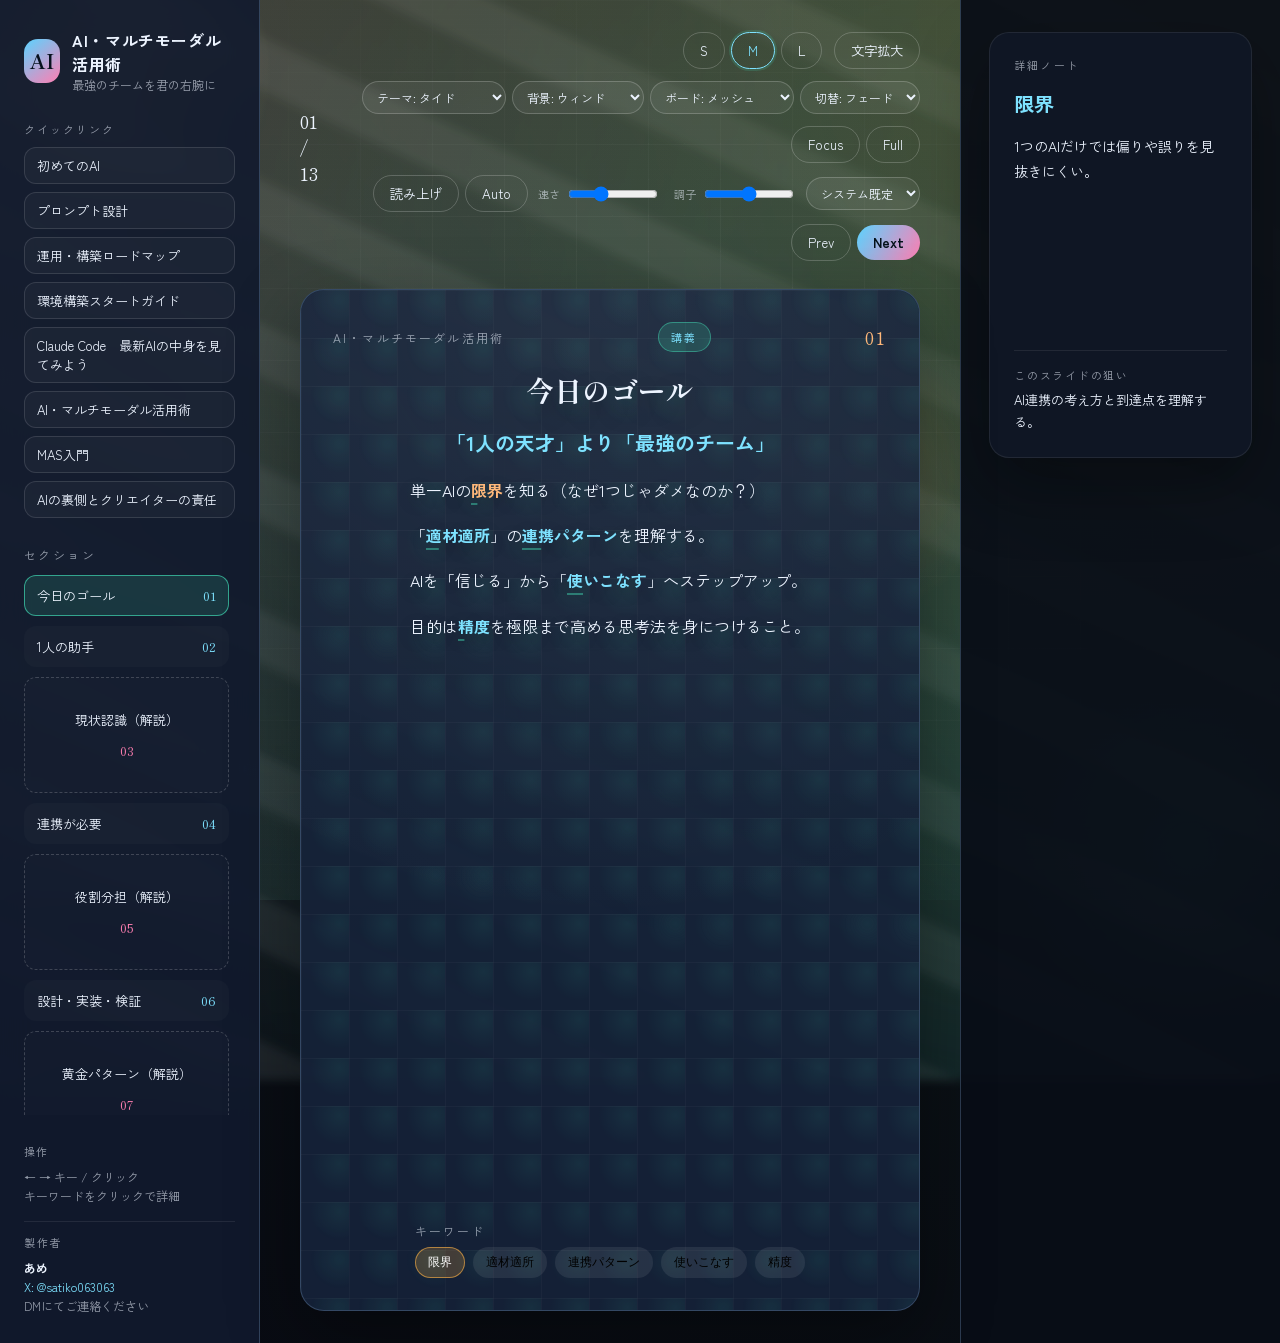
<file: multimodal.html>
<!doctype html>
<html lang="ja">
<head>
  <meta charset="utf-8" />
  <meta name="viewport" content="width=device-width, initial-scale=1" />
  <title>AI・マルチモーダル活用術 | AI指揮官ブリーフィング</title>
  <link rel="stylesheet" href="styles.css" />
  <script async src="https://www.googletagmanager.com/gtag/js?id=G-KHQQV2JC7B"></script>
  <script>
    window.dataLayer = window.dataLayer || [];
    function gtag() { dataLayer.push(arguments); }
    gtag("js", new Date());
    gtag("config", "G-KHQQV2JC7B");
  </script>
</head>
<body class="multimodal-page" data-theme="tide" data-bg="wind" data-board="mesh" data-transition="fade">
  <div class="ambient" aria-hidden="true">
    <div class="orb orb-one"></div>
    <div class="orb orb-two"></div>
    <div class="orb orb-three"></div>
    <div class="grid"></div>
    <div class="wind"></div>
    <div class="mist"></div>
    <div class="signal"></div>
    <div class="uplift"></div>
    <div class="aurora"></div>
  </div>

  <div class="petal-field" aria-hidden="true">
    <span class="petal" style="--x: 12%; --d: 20s; --delay: -3s; --size: 10px; --drift: 26px;"></span>
    <span class="petal" style="--x: 28%; --d: 24s; --delay: -9s; --size: 12px; --drift: 38px;"></span>
    <span class="petal" style="--x: 46%; --d: 22s; --delay: -5s; --size: 9px; --drift: 22px;"></span>
    <span class="petal" style="--x: 63%; --d: 26s; --delay: -12s; --size: 13px; --drift: 46px;"></span>
    <span class="petal" style="--x: 78%; --d: 21s; --delay: -7s; --size: 10px; --drift: 28px;"></span>
    <span class="petal" style="--x: 90%; --d: 25s; --delay: -10s; --size: 11px; --drift: 40px;"></span>
  </div>

  <div class="app">
    <aside class="sidebar">
      <div class="brand">
        <div class="brand-mark">AI</div>
        <div class="brand-text">
          <div class="brand-title">AI・マルチモーダル活用術</div>
          <div class="brand-sub">最強のチームを君の右腕に</div>
        </div>
      </div>

      <div class="quick-links">
        <div class="quick-title">クイックリンク</div>
        <div class="quick-list">
          <a class="quick-link" href="index.html">初めてのAI</a>
          <a class="quick-link" href="prompt.html">プロンプト設計</a>
          <a class="quick-link" href="roadmap.html">運用・構築ロードマップ</a>
          <a class="quick-link" href="setup.html">環境構築スタートガイド</a>
          <a class="quick-link" href="agent.html">Claude Code　最新AIの中身を見てみよう</a>
          <a class="quick-link" href="multimodal.html">AI・マルチモーダル活用術</a>
          <a class="quick-link" href="mas.html">MAS入門</a>
          <a class="quick-link" href="creator.html">AIの裏側とクリエイターの責任</a>
        </div>
      </div>

      <nav class="nav">
        <div class="nav-title">セクション</div>
        <ul id="multimodal-nav" class="nav-list" aria-label="AI・マルチモーダル活用術 スライド一覧"></ul>
      </nav>

      <div class="sidebar-foot">
        <div class="hint">操作</div>
        <div class="hint-row">← → キー / クリック</div>
        <div class="hint-row">キーワードをクリックで詳細</div>
        <div class="sidebar-credit">
          <div class="credit-title">製作者</div>
          <div class="credit-name">あめ</div>
          <div class="credit-handle">X: @satiko063063</div>
          <div class="credit-note">DMにてご連絡ください</div>
        </div>
      </div>
    </aside>

    <main class="main">
      <header class="topbar">
        <div class="progress">
          <span id="multimodal-progress-number">01</span>
          <span class="progress-divider">/</span>
          <span id="multimodal-progress-total">13</span>
        </div>
        <div class="progress-bar"><span id="multimodal-progress-bar"></span></div>
        <div class="controls">
          <div class="control-group size-controls" role="group" aria-label="スライドサイズ">
            <button class="btn size-btn" data-size="small" type="button">S</button>
            <button class="btn size-btn is-active" data-size="medium" type="button">M</button>
            <button class="btn size-btn" data-size="large" type="button">L</button>
          </div>
          <div class="control-group zoom-controls" role="group" aria-label="文字拡大">
            <button id="multimodal-zoom-btn" class="btn" type="button" aria-pressed="false">文字拡大</button>
          </div>
          <div class="control-group fx-controls" role="group" aria-label="演出">
            <select id="multimodal-fx-theme" class="fx-select" aria-label="テーマ">
              <option value="night">テーマ: ナイト</option>
              <option value="forest">テーマ: フォレスト</option>
              <option value="tide">テーマ: タイド</option>
              <option value="signal">テーマ: シグナル</option>
              <option value="paper">テーマ: ペーパー</option>
            </select>
            <select id="multimodal-fx-bg" class="fx-select" aria-label="背景">
              <option value="classic">背景: クラシック</option>
              <option value="wind">背景: ウィンド</option>
              <option value="tide">背景: タイド</option>
              <option value="signal">背景: シグナル</option>
              <option value="aurora">背景: オーロラ</option>
            </select>
            <select id="multimodal-fx-board" class="fx-select" aria-label="ボード">
              <option value="diagonal">ボード: 斜線</option>
              <option value="dots">ボード: ドット</option>
              <option value="mesh">ボード: メッシュ</option>
              <option value="waves">ボード: ウェーブ</option>
              <option value="circuit">ボード: サーキット</option>
            </select>
            <select id="multimodal-fx-transition" class="fx-select" aria-label="切り替え">
              <option value="fade">切替: フェード</option>
              <option value="slide">切替: スライド</option>
              <option value="zoom">切替: ズーム</option>
              <option value="flip">切替: フリップ</option>
              <option value="sweep">切替: スイープ</option>
            </select>
          </div>
          <div class="control-group view-controls" role="group" aria-label="表示モード">
            <button id="multimodal-focus-btn" class="btn" type="button" aria-pressed="false">Focus</button>
            <button id="multimodal-fullscreen-btn" class="btn" type="button" aria-pressed="false">Full</button>
          </div>
          <div class="control-group tts-controls" role="group" aria-label="読み上げ">
            <button id="multimodal-tts-btn" class="btn" type="button" aria-pressed="false">読み上げ</button>
            <button id="multimodal-tts-auto-btn" class="btn" type="button" aria-pressed="false">Auto</button>
            <label class="tts-label">速さ
              <input id="multimodal-tts-rate" class="tts-range" type="range" min="0.7" max="1.6" step="0.1" value="1.0" />
            </label>
            <label class="tts-label">調子
              <input id="multimodal-tts-pitch" class="tts-range" type="range" min="0.8" max="1.2" step="0.1" value="1.0" />
            </label>
            <select id="multimodal-tts-voice" class="tts-select" aria-label="音声"></select>
          </div>
          <div class="control-group nav-controls">
            <button id="multimodal-prev" class="btn" type="button">Prev</button>
            <button id="multimodal-next" class="btn btn-primary" type="button">Next</button>
          </div>
        </div>
      </header>

      <section class="slide" aria-live="polite">
        <div class="slide-meta">
          <span id="multimodal-section" class="slide-section">エージェント概論</span>
          <span id="multimodal-variant" class="slide-variant">講義</span>
          <span id="multimodal-number" class="slide-number">01</span>
        </div>
        <h1 id="multimodal-title" class="slide-title"></h1>
        <h2 id="multimodal-headline" class="slide-headline"></h2>
        <div id="multimodal-body" class="slide-body"></div>
        <div class="keyword-area">
          <div class="keyword-label">キーワード</div>
          <div id="multimodal-chips" class="keyword-chips"></div>
        </div>
      </section>
    </main>

    <aside class="detail">
      <div class="detail-inner">
        <div class="detail-title">詳細ノート</div>
        <div id="multimodal-keyword" class="detail-keyword">キーワードを選択</div>
        <div id="multimodal-text" class="detail-text">本文内のハイライト語をクリックすると、補足の説明が表示されます。</div>
        <div class="detail-footer">
          <div class="detail-foot-label">このスライドの狙い</div>
          <div id="multimodal-goal" class="detail-goal"></div>
        </div>
      </div>
    </aside>
  </div>

  <script src="multimodal.js"></script>
</body>
</html>
</file>
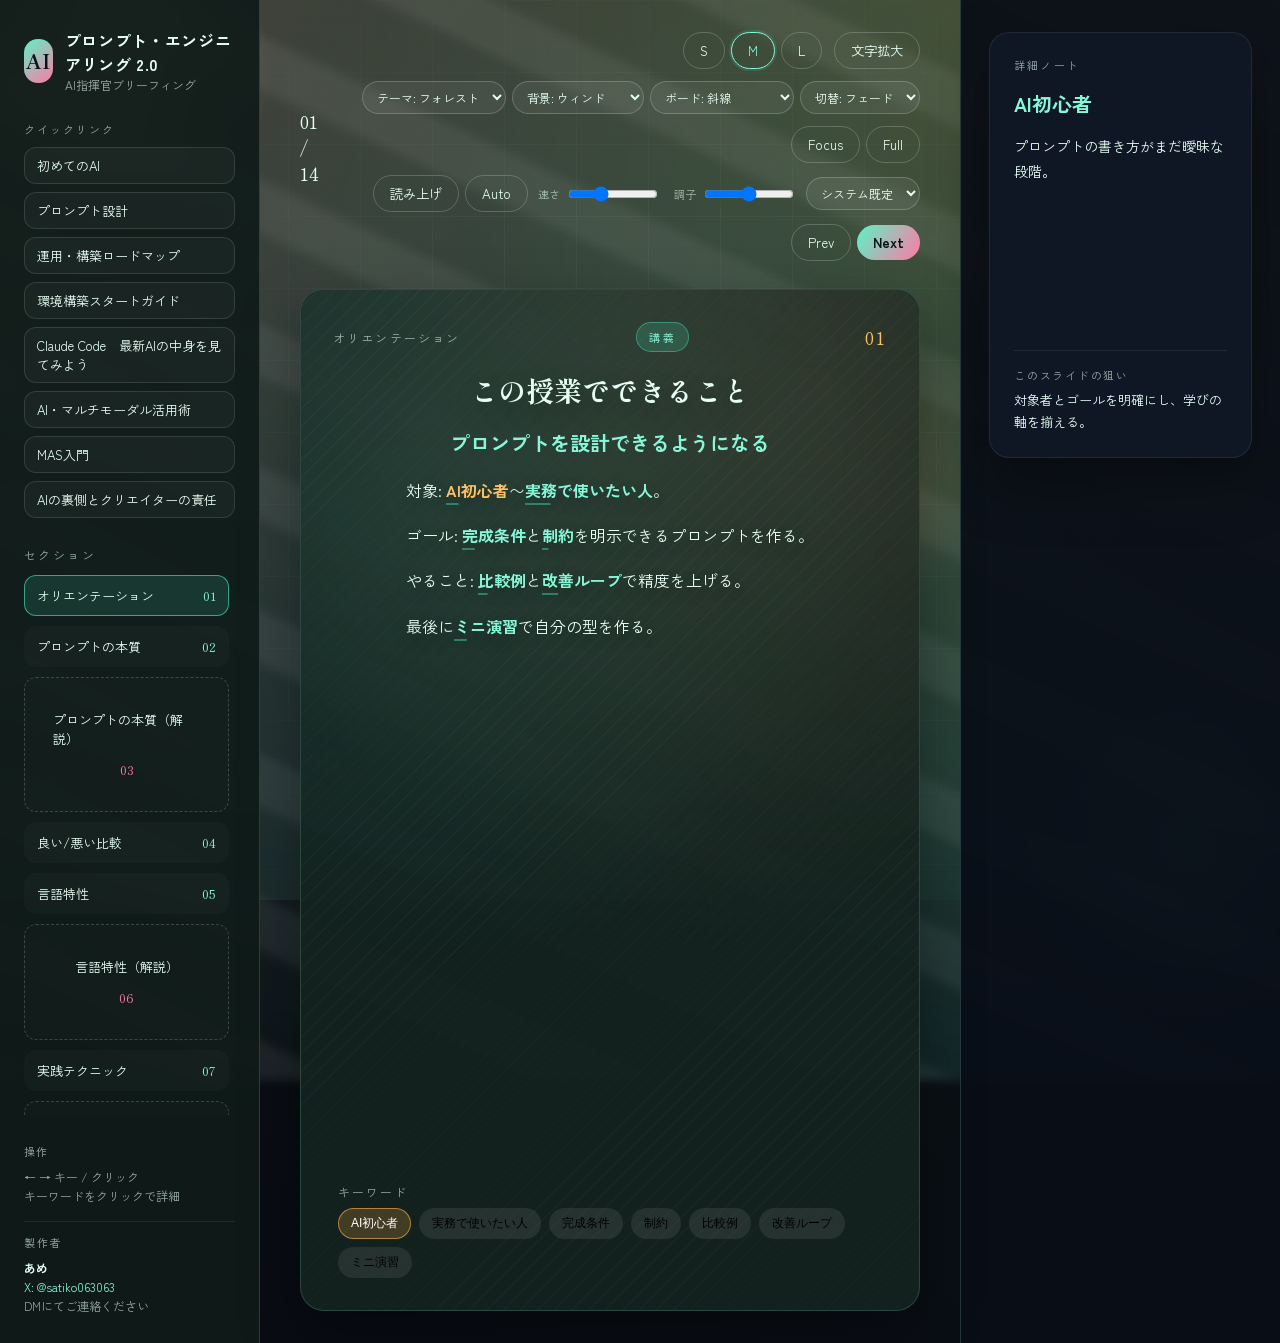
<file: prompt.html>
<!doctype html>
<html lang="ja">
<head>
  <meta charset="utf-8" />
  <meta name="viewport" content="width=device-width, initial-scale=1" />
  <title>プロンプト・エンジニアリング 2.0 | AI指揮官ブリーフィング</title>
  <link rel="stylesheet" href="styles.css" />
  <script async src="https://www.googletagmanager.com/gtag/js?id=G-KHQQV2JC7B"></script>
  <script>
    window.dataLayer = window.dataLayer || [];
    function gtag() { dataLayer.push(arguments); }
    gtag("js", new Date());
    gtag("config", "G-KHQQV2JC7B");
  </script>
</head>
<body class="prompt-page" data-theme="forest" data-bg="wind" data-board="diagonal" data-transition="fade">
  <div class="ambient" aria-hidden="true">
    <div class="orb orb-one"></div>
    <div class="orb orb-two"></div>
    <div class="orb orb-three"></div>
    <div class="grid"></div>
    <div class="wind"></div>
    <div class="mist"></div>
    <div class="signal"></div>
    <div class="uplift"></div>
    <div class="aurora"></div>
  </div>

  <div class="petal-field" aria-hidden="true">
    <span class="petal" style="--x: 12%; --d: 20s; --delay: -3s; --size: 10px; --drift: 26px;"></span>
    <span class="petal" style="--x: 28%; --d: 24s; --delay: -9s; --size: 12px; --drift: 38px;"></span>
    <span class="petal" style="--x: 46%; --d: 22s; --delay: -5s; --size: 9px; --drift: 22px;"></span>
    <span class="petal" style="--x: 63%; --d: 26s; --delay: -12s; --size: 13px; --drift: 46px;"></span>
    <span class="petal" style="--x: 78%; --d: 21s; --delay: -7s; --size: 10px; --drift: 28px;"></span>
    <span class="petal" style="--x: 90%; --d: 25s; --delay: -10s; --size: 11px; --drift: 40px;"></span>
  </div>

  <div class="app">
    <aside class="sidebar">
      <div class="brand">
        <div class="brand-mark">AI</div>
        <div class="brand-text">
          <div class="brand-title">プロンプト・エンジニアリング 2.0</div>
          <div class="brand-sub">AI指揮官ブリーフィング</div>
        </div>
      </div>

      <div class="quick-links">
        <div class="quick-title">クイックリンク</div>
        <div class="quick-list">
          <a class="quick-link" href="index.html">初めてのAI</a>
          <a class="quick-link" href="prompt.html">プロンプト設計</a>
          <a class="quick-link" href="roadmap.html">運用・構築ロードマップ</a>
          <a class="quick-link" href="setup.html">環境構築スタートガイド</a>
          <a class="quick-link" href="agent.html">Claude Code　最新AIの中身を見てみよう</a>
          <a class="quick-link" href="multimodal.html">AI・マルチモーダル活用術</a>
          <a class="quick-link" href="mas.html">MAS入門</a>
          <a class="quick-link" href="creator.html">AIの裏側とクリエイターの責任</a>
        </div>
      </div>

      <nav class="nav">
        <div class="nav-title">セクション</div>
        <ul id="prompt-nav" class="nav-list" aria-label="プロンプトスライド一覧"></ul>
      </nav>

      <div class="sidebar-foot">
        <div class="hint">操作</div>
        <div class="hint-row">← → キー / クリック</div>
        <div class="hint-row">キーワードをクリックで詳細</div>
        <div class="sidebar-credit">
          <div class="credit-title">製作者</div>
          <div class="credit-name">あめ</div>
          <div class="credit-handle">X: @satiko063063</div>
          <div class="credit-note">DMにてご連絡ください</div>
        </div>
      </div>
    </aside>

    <main class="main">
      <header class="topbar">
        <div class="progress">
          <span id="prompt-progress-number">01</span>
          <span class="progress-divider">/</span>
          <span id="prompt-progress-total">14</span>
        </div>
        <div class="progress-bar"><span id="prompt-progress-bar"></span></div>
        <div class="controls">
          <div class="control-group size-controls" role="group" aria-label="スライドサイズ">
            <button class="btn size-btn" data-size="small" type="button">S</button>
            <button class="btn size-btn is-active" data-size="medium" type="button">M</button>
            <button class="btn size-btn" data-size="large" type="button">L</button>
          </div>
          <div class="control-group zoom-controls" role="group" aria-label="文字拡大">
            <button id="prompt-zoom-btn" class="btn" type="button" aria-pressed="false">文字拡大</button>
          </div>
          <div class="control-group fx-controls" role="group" aria-label="演出">
            <select id="prompt-fx-theme" class="fx-select" aria-label="テーマ">
              <option value="night">テーマ: ナイト</option>
              <option value="forest">テーマ: フォレスト</option>
              <option value="tide">テーマ: タイド</option>
              <option value="signal">テーマ: シグナル</option>
              <option value="paper">テーマ: ペーパー</option>
            </select>
            <select id="prompt-fx-bg" class="fx-select" aria-label="背景">
              <option value="classic">背景: クラシック</option>
              <option value="wind">背景: ウィンド</option>
              <option value="tide">背景: タイド</option>
              <option value="signal">背景: シグナル</option>
              <option value="aurora">背景: オーロラ</option>
            </select>
            <select id="prompt-fx-board" class="fx-select" aria-label="ボード">
              <option value="diagonal">ボード: 斜線</option>
              <option value="dots">ボード: ドット</option>
              <option value="mesh">ボード: メッシュ</option>
              <option value="waves">ボード: ウェーブ</option>
              <option value="circuit">ボード: サーキット</option>
            </select>
            <select id="prompt-fx-transition" class="fx-select" aria-label="切り替え">
              <option value="fade">切替: フェード</option>
              <option value="slide">切替: スライド</option>
              <option value="zoom">切替: ズーム</option>
              <option value="flip">切替: フリップ</option>
              <option value="sweep">切替: スイープ</option>
            </select>
          </div>
          <div class="control-group view-controls" role="group" aria-label="表示モード">
            <button id="prompt-focus-btn" class="btn" type="button" aria-pressed="false">Focus</button>
            <button id="prompt-fullscreen-btn" class="btn" type="button" aria-pressed="false">Full</button>
          </div>
          <div class="control-group tts-controls" role="group" aria-label="読み上げ">
            <button id="prompt-tts-btn" class="btn" type="button" aria-pressed="false">読み上げ</button>
            <button id="prompt-tts-auto-btn" class="btn" type="button" aria-pressed="false">Auto</button>
            <label class="tts-label">速さ
              <input id="prompt-tts-rate" class="tts-range" type="range" min="0.7" max="1.6" step="0.1" value="1.0" />
            </label>
            <label class="tts-label">調子
              <input id="prompt-tts-pitch" class="tts-range" type="range" min="0.8" max="1.2" step="0.1" value="1.0" />
            </label>
            <select id="prompt-tts-voice" class="tts-select" aria-label="音声"></select>
          </div>
          <div class="control-group nav-controls">
            <button id="prompt-prev" class="btn" type="button">Prev</button>
            <button id="prompt-next" class="btn btn-primary" type="button">Next</button>
          </div>
        </div>
      </header>

      <section class="slide" aria-live="polite">
        <div class="slide-meta">
          <span id="prompt-section" class="slide-section">プロンプトの本質</span>
          <span id="prompt-variant" class="slide-variant">講義</span>
          <span id="prompt-number" class="slide-number">01</span>
        </div>
        <h1 id="prompt-title" class="slide-title"></h1>
        <h2 id="prompt-headline" class="slide-headline"></h2>
        <div id="prompt-body" class="slide-body"></div>
        <div class="keyword-area">
          <div class="keyword-label">キーワード</div>
          <div id="prompt-chips" class="keyword-chips"></div>
        </div>
      </section>
    </main>

    <aside class="detail">
      <div class="detail-inner">
        <div class="detail-title">詳細ノート</div>
        <div id="prompt-keyword" class="detail-keyword">キーワードを選択</div>
        <div id="prompt-text" class="detail-text">本文内のハイライト語をクリックすると、補足の説明が表示されます。</div>
        <div class="detail-footer">
          <div class="detail-foot-label">このスライドの狙い</div>
          <div id="prompt-goal" class="detail-goal"></div>
        </div>
      </div>
    </aside>
  </div>

  <script src="prompt.js"></script>
</body>
</html>
</file>
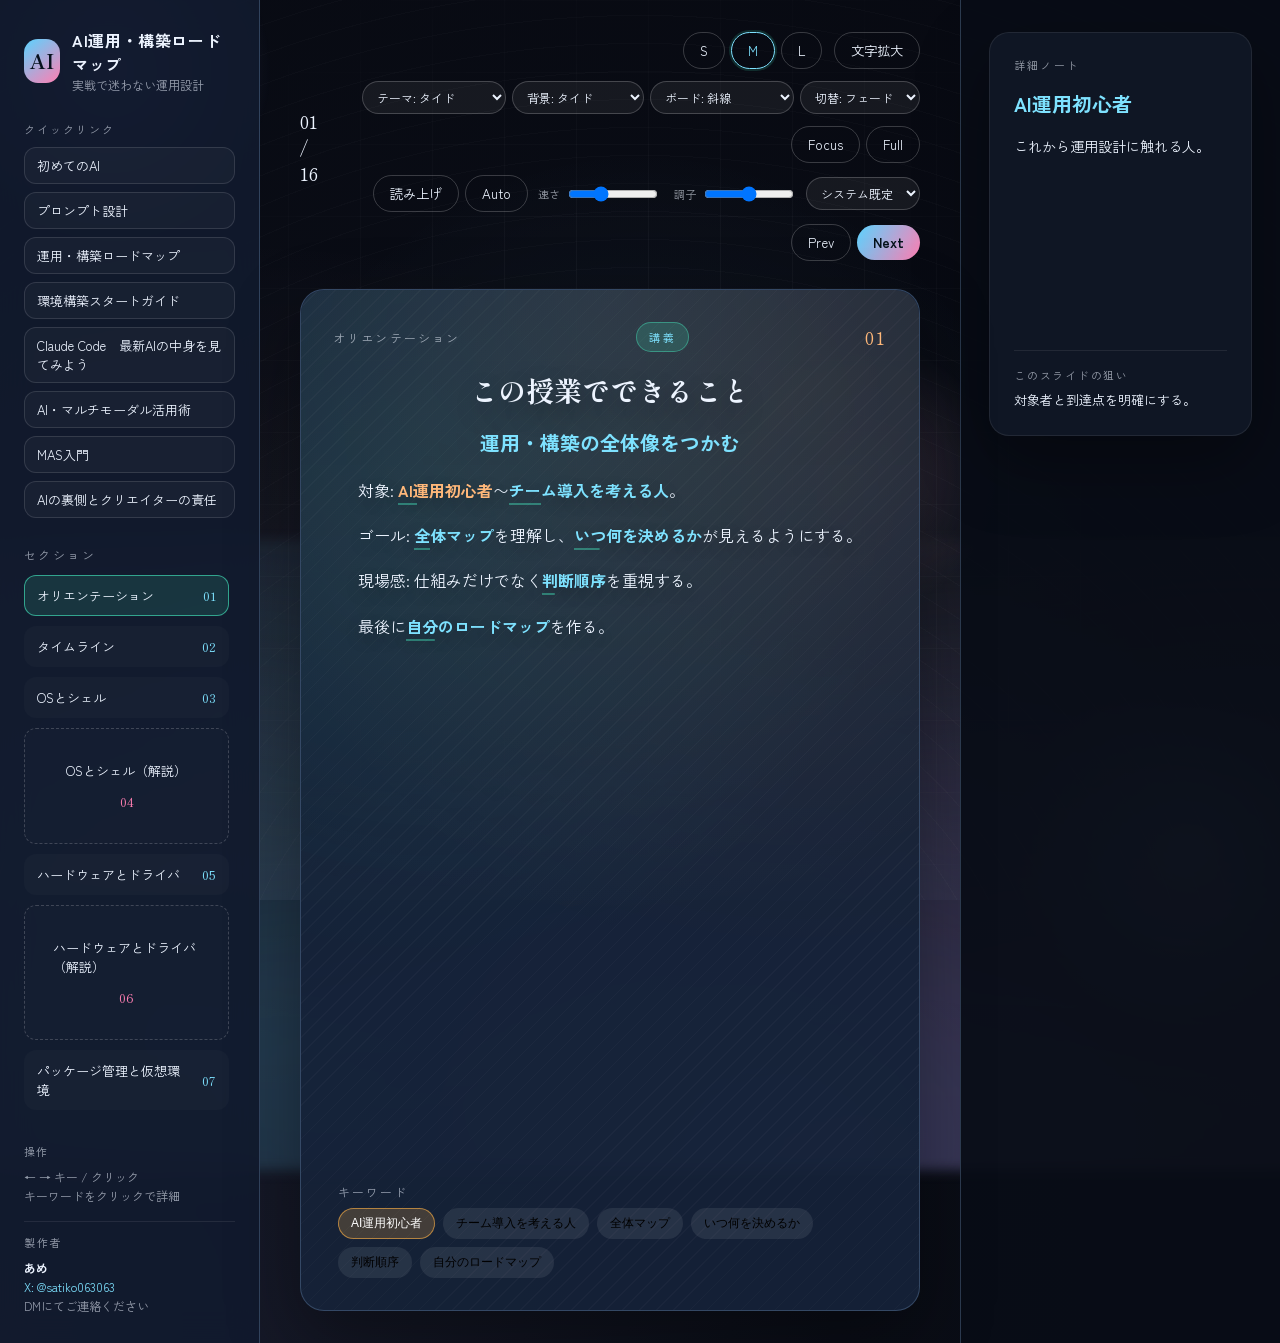
<file: roadmap.html>
<!doctype html>
<html lang="ja">
<head>
  <meta charset="utf-8" />
  <meta name="viewport" content="width=device-width, initial-scale=1" />
  <title>AI運用・構築ロードマップ | AI指揮官ブリーフィング</title>
  <link rel="stylesheet" href="styles.css" />
  <script async src="https://www.googletagmanager.com/gtag/js?id=G-KHQQV2JC7B"></script>
  <script>
    window.dataLayer = window.dataLayer || [];
    function gtag() { dataLayer.push(arguments); }
    gtag("js", new Date());
    gtag("config", "G-KHQQV2JC7B");
  </script>
</head>
<body class="roadmap-page" data-theme="tide" data-bg="tide" data-board="diagonal" data-transition="fade">
  <div class="ambient" aria-hidden="true">
    <div class="orb orb-one"></div>
    <div class="orb orb-two"></div>
    <div class="orb orb-three"></div>
    <div class="grid"></div>
    <div class="mist"></div>
    <div class="wind"></div>
    <div class="signal"></div>
    <div class="uplift"></div>
    <div class="aurora"></div>
  </div>

  <div class="petal-field" aria-hidden="true">
    <span class="petal" style="--x: 10%; --d: 22s; --delay: -4s; --size: 10px; --drift: 24px;"></span>
    <span class="petal" style="--x: 26%; --d: 24s; --delay: -9s; --size: 12px; --drift: 36px;"></span>
    <span class="petal" style="--x: 44%; --d: 20s; --delay: -5s; --size: 9px; --drift: 22px;"></span>
    <span class="petal" style="--x: 62%; --d: 26s; --delay: -12s; --size: 13px; --drift: 44px;"></span>
    <span class="petal" style="--x: 78%; --d: 21s; --delay: -7s; --size: 10px; --drift: 28px;"></span>
    <span class="petal" style="--x: 92%; --d: 25s; --delay: -10s; --size: 11px; --drift: 40px;"></span>
  </div>

  <div class="app">
    <aside class="sidebar">
      <div class="brand">
        <div class="brand-mark">AI</div>
        <div class="brand-text">
          <div class="brand-title">AI運用・構築ロードマップ</div>
          <div class="brand-sub">実戦で迷わない運用設計</div>
        </div>
      </div>

      <div class="quick-links">
        <div class="quick-title">クイックリンク</div>
        <div class="quick-list">
          <a class="quick-link" href="index.html">初めてのAI</a>
          <a class="quick-link" href="prompt.html">プロンプト設計</a>
          <a class="quick-link" href="roadmap.html">運用・構築ロードマップ</a>
          <a class="quick-link" href="setup.html">環境構築スタートガイド</a>
          <a class="quick-link" href="agent.html">Claude Code　最新AIの中身を見てみよう</a>
          <a class="quick-link" href="multimodal.html">AI・マルチモーダル活用術</a>
          <a class="quick-link" href="mas.html">MAS入門</a>
          <a class="quick-link" href="creator.html">AIの裏側とクリエイターの責任</a>
        </div>
      </div>

      <nav class="nav">
        <div class="nav-title">セクション</div>
        <ul id="roadmap-nav" class="nav-list" aria-label="環境構築スライド一覧"></ul>
      </nav>

      <div class="sidebar-foot">
        <div class="hint">操作</div>
        <div class="hint-row">← → キー / クリック</div>
        <div class="hint-row">キーワードをクリックで詳細</div>
        <div class="sidebar-credit">
          <div class="credit-title">製作者</div>
          <div class="credit-name">あめ</div>
          <div class="credit-handle">X: @satiko063063</div>
          <div class="credit-note">DMにてご連絡ください</div>
        </div>
      </div>
    </aside>

    <main class="main">
      <header class="topbar">
        <div class="progress">
          <span id="roadmap-progress-number">01</span>
          <span class="progress-divider">/</span>
          <span id="roadmap-progress-total">16</span>
        </div>
        <div class="progress-bar"><span id="roadmap-progress-bar"></span></div>
        <div class="controls">
          <div class="control-group size-controls" role="group" aria-label="スライドサイズ">
            <button class="btn size-btn" data-size="small" type="button">S</button>
            <button class="btn size-btn is-active" data-size="medium" type="button">M</button>
            <button class="btn size-btn" data-size="large" type="button">L</button>
          </div>
          <div class="control-group zoom-controls" role="group" aria-label="文字拡大">
            <button id="roadmap-zoom-btn" class="btn" type="button" aria-pressed="false">文字拡大</button>
          </div>
          <div class="control-group fx-controls" role="group" aria-label="演出">
            <select id="roadmap-fx-theme" class="fx-select" aria-label="テーマ">
              <option value="night">テーマ: ナイト</option>
              <option value="forest">テーマ: フォレスト</option>
              <option value="tide">テーマ: タイド</option>
              <option value="signal">テーマ: シグナル</option>
              <option value="paper">テーマ: ペーパー</option>
            </select>
            <select id="roadmap-fx-bg" class="fx-select" aria-label="背景">
              <option value="classic">背景: クラシック</option>
              <option value="wind">背景: ウィンド</option>
              <option value="tide">背景: タイド</option>
              <option value="signal">背景: シグナル</option>
              <option value="aurora">背景: オーロラ</option>
            </select>
            <select id="roadmap-fx-board" class="fx-select" aria-label="ボード">
              <option value="diagonal">ボード: 斜線</option>
              <option value="dots">ボード: ドット</option>
              <option value="mesh">ボード: メッシュ</option>
              <option value="waves">ボード: ウェーブ</option>
              <option value="circuit">ボード: サーキット</option>
            </select>
            <select id="roadmap-fx-transition" class="fx-select" aria-label="切り替え">
              <option value="fade">切替: フェード</option>
              <option value="slide">切替: スライド</option>
              <option value="zoom">切替: ズーム</option>
              <option value="flip">切替: フリップ</option>
              <option value="sweep">切替: スイープ</option>
            </select>
          </div>
          <div class="control-group view-controls" role="group" aria-label="表示モード">
            <button id="roadmap-focus-btn" class="btn" type="button" aria-pressed="false">Focus</button>
            <button id="roadmap-fullscreen-btn" class="btn" type="button" aria-pressed="false">Full</button>
          </div>
          <div class="control-group tts-controls" role="group" aria-label="読み上げ">
            <button id="roadmap-tts-btn" class="btn" type="button" aria-pressed="false">読み上げ</button>
            <button id="roadmap-tts-auto-btn" class="btn" type="button" aria-pressed="false">Auto</button>
            <label class="tts-label">速さ
              <input id="roadmap-tts-rate" class="tts-range" type="range" min="0.7" max="1.6" step="0.1" value="1.0" />
            </label>
            <label class="tts-label">調子
              <input id="roadmap-tts-pitch" class="tts-range" type="range" min="0.8" max="1.2" step="0.1" value="1.0" />
            </label>
            <select id="roadmap-tts-voice" class="tts-select" aria-label="音声"></select>
          </div>
          <div class="control-group nav-controls">
            <button id="roadmap-prev" class="btn" type="button">Prev</button>
            <button id="roadmap-next" class="btn btn-primary" type="button">Next</button>
          </div>
        </div>
      </header>

      <section class="slide" aria-live="polite">
        <div class="slide-meta">
          <span id="roadmap-section" class="slide-section">OSとインターフェース</span>
          <span id="roadmap-variant" class="slide-variant">講義</span>
          <span id="roadmap-number" class="slide-number">01</span>
        </div>
        <h1 id="roadmap-title" class="slide-title"></h1>
        <h2 id="roadmap-headline" class="slide-headline"></h2>
        <div id="roadmap-body" class="slide-body"></div>
        <div class="keyword-area">
          <div class="keyword-label">キーワード</div>
          <div id="roadmap-chips" class="keyword-chips"></div>
        </div>
      </section>
    </main>

    <aside class="detail">
      <div class="detail-inner">
        <div class="detail-title">詳細ノート</div>
        <div id="roadmap-keyword" class="detail-keyword">キーワードを選択</div>
        <div id="roadmap-text" class="detail-text">本文内のハイライト語をクリックすると、補足の説明が表示されます。</div>
        <div class="detail-footer">
          <div class="detail-foot-label">このスライドの狙い</div>
          <div id="roadmap-goal" class="detail-goal"></div>
        </div>
      </div>
    </aside>
  </div>

  <script src="roadmap.js"></script>
</body>
</html>
</file>
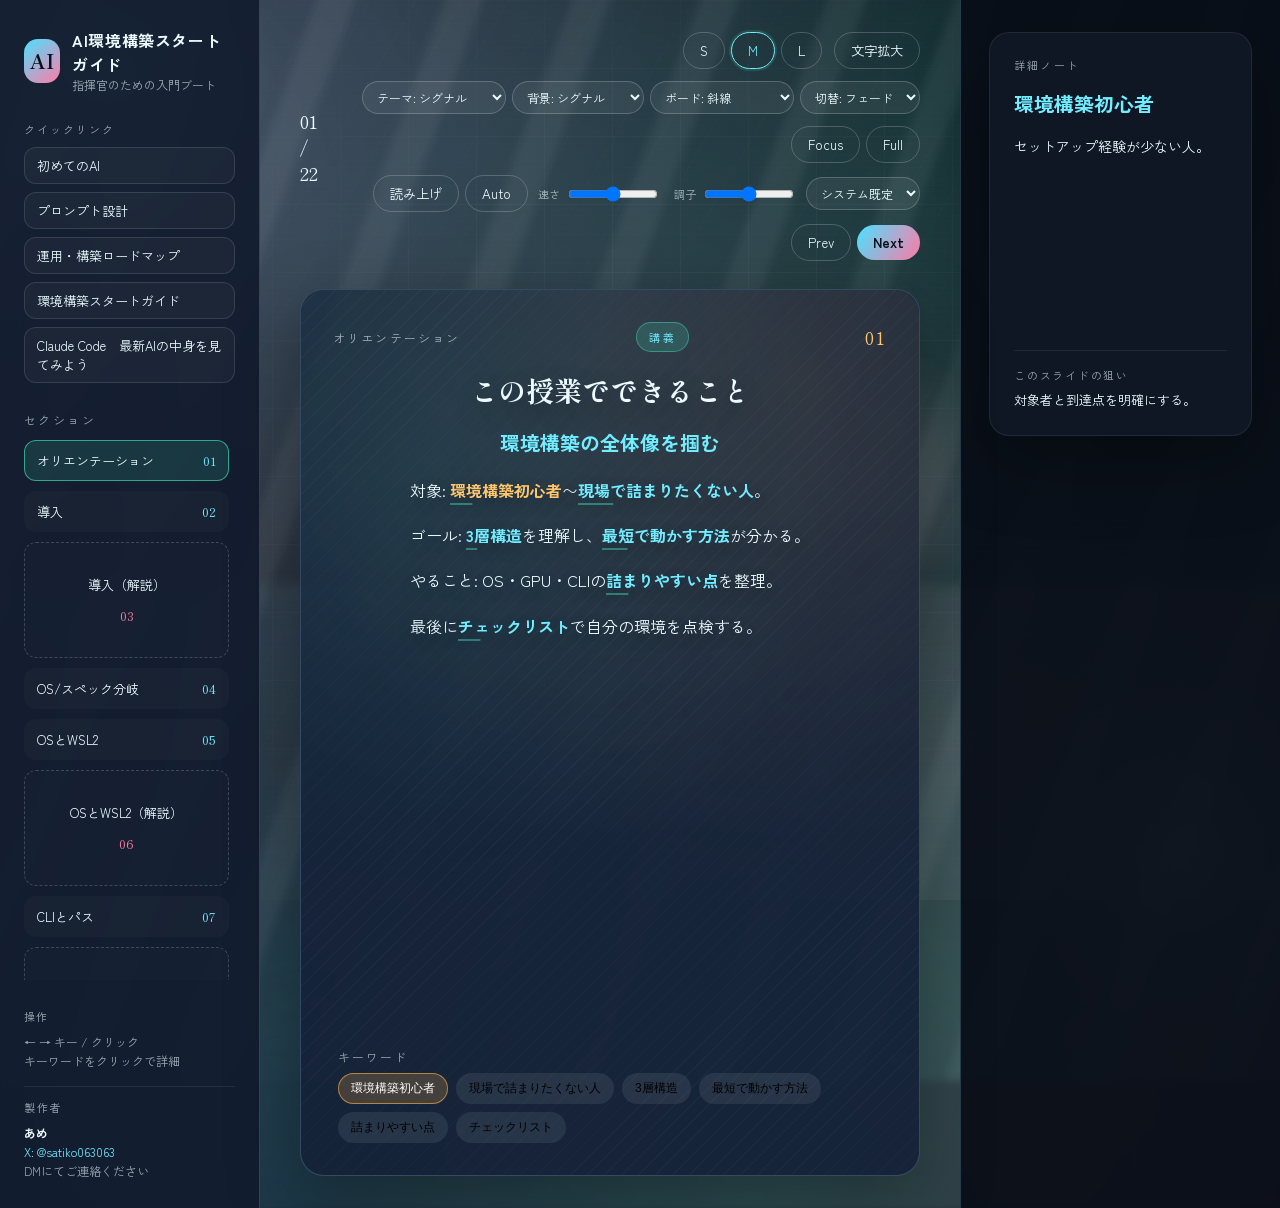
<file: setup.html>
<!doctype html>
<html lang="ja">
<head>
  <meta charset="utf-8" />
  <meta name="viewport" content="width=device-width, initial-scale=1" />
  <title>AI環境構築スタートガイド | AI指揮官ブリーフィング</title>
  <link rel="stylesheet" href="styles.css" />
  <script async src="https://www.googletagmanager.com/gtag/js?id=G-KHQQV2JC7B"></script>
  <script>
    window.dataLayer = window.dataLayer || [];
    function gtag() { dataLayer.push(arguments); }
    gtag("js", new Date());
    gtag("config", "G-KHQQV2JC7B");
  </script>
</head>
<body class="setup-page" data-theme="signal" data-bg="signal" data-board="diagonal" data-transition="fade">
  <div class="ambient" aria-hidden="true">
    <div class="orb orb-one"></div>
    <div class="orb orb-two"></div>
    <div class="orb orb-three"></div>
    <div class="grid"></div>
    <div class="signal"></div>
    <div class="uplift"></div>
    <div class="wind"></div>
    <div class="mist"></div>
    <div class="aurora"></div>
  </div>

  <div class="petal-field" aria-hidden="true">
    <span class="petal" style="--x: 10%; --d: 22s; --delay: -4s; --size: 10px; --drift: 24px;"></span>
    <span class="petal" style="--x: 26%; --d: 24s; --delay: -9s; --size: 12px; --drift: 36px;"></span>
    <span class="petal" style="--x: 44%; --d: 20s; --delay: -5s; --size: 9px; --drift: 22px;"></span>
    <span class="petal" style="--x: 62%; --d: 26s; --delay: -12s; --size: 13px; --drift: 44px;"></span>
    <span class="petal" style="--x: 78%; --d: 21s; --delay: -7s; --size: 10px; --drift: 28px;"></span>
    <span class="petal" style="--x: 92%; --d: 25s; --delay: -10s; --size: 11px; --drift: 40px;"></span>
  </div>

  <div class="app">
    <aside class="sidebar">
      <div class="brand">
        <div class="brand-mark">AI</div>
        <div class="brand-text">
          <div class="brand-title">AI環境構築スタートガイド</div>
          <div class="brand-sub">指揮官のための入門ブート</div>
        </div>
      </div>

      <div class="quick-links">
        <div class="quick-title">クイックリンク</div>
        <div class="quick-list">
          <a class="quick-link" href="index.html">初めてのAI</a>
          <a class="quick-link" href="prompt.html">プロンプト設計</a>
          <a class="quick-link" href="roadmap.html">運用・構築ロードマップ</a>
          <a class="quick-link" href="setup.html">環境構築スタートガイド</a>
          <a class="quick-link" href="agent.html">Claude Code　最新AIの中身を見てみよう</a>
        </div>
      </div>

      <nav class="nav">
        <div class="nav-title">セクション</div>
        <ul id="setup-nav" class="nav-list" aria-label="環境構築スタートガイド一覧"></ul>
      </nav>

      <div class="sidebar-foot">
        <div class="hint">操作</div>
        <div class="hint-row">← → キー / クリック</div>
        <div class="hint-row">キーワードをクリックで詳細</div>
        <div class="sidebar-credit">
          <div class="credit-title">製作者</div>
          <div class="credit-name">あめ</div>
          <div class="credit-handle">X: @satiko063063</div>
          <div class="credit-note">DMにてご連絡ください</div>
        </div>
      </div>
    </aside>

    <main class="main">
      <header class="topbar">
        <div class="progress">
          <span id="setup-progress-number">01</span>
          <span class="progress-divider">/</span>
          <span id="setup-progress-total">22</span>
        </div>
        <div class="progress-bar"><span id="setup-progress-bar"></span></div>
        <div class="controls">
          <div class="control-group size-controls" role="group" aria-label="スライドサイズ">
            <button class="btn size-btn" data-size="small" type="button">S</button>
            <button class="btn size-btn is-active" data-size="medium" type="button">M</button>
            <button class="btn size-btn" data-size="large" type="button">L</button>
          </div>
          <div class="control-group zoom-controls" role="group" aria-label="文字拡大">
            <button id="setup-zoom-btn" class="btn" type="button" aria-pressed="false">文字拡大</button>
          </div>
          <div class="control-group fx-controls" role="group" aria-label="演出">
            <select id="setup-fx-theme" class="fx-select" aria-label="テーマ">
              <option value="night">テーマ: ナイト</option>
              <option value="forest">テーマ: フォレスト</option>
              <option value="tide">テーマ: タイド</option>
              <option value="signal">テーマ: シグナル</option>
              <option value="paper">テーマ: ペーパー</option>
            </select>
            <select id="setup-fx-bg" class="fx-select" aria-label="背景">
              <option value="classic">背景: クラシック</option>
              <option value="wind">背景: ウィンド</option>
              <option value="tide">背景: タイド</option>
              <option value="signal">背景: シグナル</option>
              <option value="aurora">背景: オーロラ</option>
            </select>
            <select id="setup-fx-board" class="fx-select" aria-label="ボード">
              <option value="diagonal">ボード: 斜線</option>
              <option value="dots">ボード: ドット</option>
              <option value="mesh">ボード: メッシュ</option>
              <option value="waves">ボード: ウェーブ</option>
              <option value="circuit">ボード: サーキット</option>
            </select>
            <select id="setup-fx-transition" class="fx-select" aria-label="切り替え">
              <option value="fade">切替: フェード</option>
              <option value="slide">切替: スライド</option>
              <option value="zoom">切替: ズーム</option>
              <option value="flip">切替: フリップ</option>
              <option value="sweep">切替: スイープ</option>
            </select>
          </div>
          <div class="control-group view-controls" role="group" aria-label="表示モード">
            <button id="setup-focus-btn" class="btn" type="button" aria-pressed="false">Focus</button>
            <button id="setup-fullscreen-btn" class="btn" type="button" aria-pressed="false">Full</button>
          </div>
          <div class="control-group tts-controls" role="group" aria-label="読み上げ">
            <button id="setup-tts-btn" class="btn" type="button" aria-pressed="false">読み上げ</button>
            <button id="setup-tts-auto-btn" class="btn" type="button" aria-pressed="false">Auto</button>
            <label class="tts-label">速さ
              <input id="setup-tts-rate" class="tts-range" type="range" min="0.7" max="1.3" step="0.1" value="1.0" />
            </label>
            <label class="tts-label">調子
              <input id="setup-tts-pitch" class="tts-range" type="range" min="0.8" max="1.2" step="0.1" value="1.0" />
            </label>
            <select id="setup-tts-voice" class="tts-select" aria-label="音声"></select>
          </div>
          <div class="control-group nav-controls">
            <button id="setup-prev" class="btn" type="button">Prev</button>
            <button id="setup-next" class="btn btn-primary" type="button">Next</button>
          </div>
        </div>
      </header>

      <section class="slide" aria-live="polite">
        <div class="slide-meta">
          <span id="setup-section" class="slide-section">OSとインターフェース</span>
          <span id="setup-variant" class="slide-variant">講義</span>
          <span id="setup-number" class="slide-number">01</span>
        </div>
        <h1 id="setup-title" class="slide-title"></h1>
        <h2 id="setup-headline" class="slide-headline"></h2>
        <div id="setup-body" class="slide-body"></div>
        <div class="keyword-area">
          <div class="keyword-label">キーワード</div>
          <div id="setup-chips" class="keyword-chips"></div>
        </div>
      </section>
    </main>

    <aside class="detail">
      <div class="detail-inner">
        <div class="detail-title">詳細ノート</div>
        <div id="setup-keyword" class="detail-keyword">キーワードを選択</div>
        <div id="setup-text" class="detail-text">本文内のハイライト語をクリックすると、補足の説明が表示されます。</div>
        <div class="detail-footer">
          <div class="detail-foot-label">このスライドの狙い</div>
          <div id="setup-goal" class="detail-goal"></div>
        </div>
      </div>
    </aside>
  </div>

  <script src="setup.js"></script>
</body>
</html>
</file>
<file: styles.css>
@import url("https://fonts.googleapis.com/css2?family=Shippori+Mincho:wght@500;700&family=Zen+Kaku+Gothic+New:wght@400;500;700&display=swap");

:root {
  color-scheme: light;
  --bg: #0b0f17;
  --bg-soft: #131b2a;
  --panel: rgba(19, 27, 42, 0.92);
  --panel-strong: rgba(24, 35, 54, 0.95);
  --text: #ecf2ff;
  --muted: rgba(236, 242, 255, 0.65);
  --accent: #46f0c3;
  --accent-strong: #6cf7da;
  --accent-warm: #ffb347;
  --accent-rose: #ff6f91;
  --border: rgba(109, 132, 162, 0.35);
  --shadow: 0 24px 60px rgba(0, 0, 0, 0.35);
  --title-font: "Shippori Mincho", "Yu Mincho", "YuMincho", serif;
  --body-font: "Zen Kaku Gothic New", "Yu Gothic", "YuGothic", sans-serif;
  --slide-max: 980px;
  --slide-pad: 32px;
  --title-size: 28px;
  --headline-size: 20px;
  --body-size: 16px;
  --text-max: 68ch;
  --slide-transition: fadeUp;
  --slide-duration: 0.6s;
  --slide-ease: ease;
}

* {
  box-sizing: border-box;
}

body {
  margin: 0;
  min-height: 100vh;
  font-family: var(--body-font);
  color: var(--text);
  background: radial-gradient(circle at top left, #1a2540 0%, #0b0f17 45%, #070a11 100%);
  overflow-x: hidden;
  overflow-y: auto;
}

body[data-theme="night"] {
  --bg: #0b0f17;
  --bg-soft: #131b2a;
  --panel: rgba(19, 27, 42, 0.92);
  --panel-strong: rgba(24, 35, 54, 0.95);
  --text: #ecf2ff;
  --muted: rgba(236, 242, 255, 0.65);
  --accent: #46f0c3;
  --accent-strong: #6cf7da;
  --accent-warm: #ffb347;
  --accent-rose: #ff6f91;
  --border: rgba(109, 132, 162, 0.35);
  --shadow: 0 24px 60px rgba(0, 0, 0, 0.35);
}

body[data-theme="forest"] {
  --bg: #0b1210;
  --bg-soft: #121c1a;
  --panel: rgba(16, 28, 25, 0.92);
  --panel-strong: rgba(20, 34, 31, 0.95);
  --text: #e7fff4;
  --muted: rgba(231, 255, 244, 0.62);
  --accent: #5df2c4;
  --accent-strong: #86f7d7;
  --accent-warm: #ffc164;
  --accent-rose: #ff7aa6;
  --border: rgba(93, 150, 136, 0.32);
  --shadow: 0 24px 60px rgba(0, 0, 0, 0.35);
}

body[data-theme="tide"] {
  --bg: #0a0f1d;
  --bg-soft: #141b2d;
  --panel: rgba(18, 27, 46, 0.92);
  --panel-strong: rgba(22, 34, 56, 0.95);
  --text: #edf4ff;
  --muted: rgba(237, 244, 255, 0.6);
  --accent: #5bd3ff;
  --accent-strong: #7ee2ff;
  --accent-warm: #ffb87a;
  --accent-rose: #ff7fb2;
  --border: rgba(112, 146, 186, 0.35);
  --shadow: 0 26px 70px rgba(0, 0, 0, 0.35);
}

body[data-theme="signal"] {
  --bg: #0b111c;
  --bg-soft: #141d2e;
  --panel: rgba(18, 28, 46, 0.92);
  --panel-strong: rgba(22, 34, 56, 0.95);
  --text: #ecfbff;
  --muted: rgba(236, 251, 255, 0.62);
  --accent: #4ce1ff;
  --accent-strong: #72ecff;
  --accent-warm: #ffc66d;
  --accent-rose: #ff7ca8;
  --border: rgba(110, 156, 186, 0.32);
  --shadow: 0 26px 70px rgba(0, 0, 0, 0.35);
}

body[data-theme="paper"] {
  --bg: #f2f5fa;
  --bg-soft: #e7edf6;
  --panel: rgba(255, 255, 255, 0.92);
  --panel-strong: rgba(255, 255, 255, 0.96);
  --text: #1c2435;
  --muted: rgba(28, 36, 53, 0.6);
  --accent: #2a9dff;
  --accent-strong: #1787ff;
  --accent-warm: #ff8a3c;
  --accent-rose: #ff5a8b;
  --border: rgba(38, 50, 70, 0.18);
  --shadow: 0 20px 50px rgba(20, 30, 50, 0.18);
}

body[data-bg="wind"] {
  overflow-x: hidden;
  overflow-y: auto;
  background: radial-gradient(circle at top right, #1f2a1f 0%, #0b1216 45%, #080a12 100%);
}

body[data-bg="wind"]::before {
  content: "";
  position: fixed;
  inset: 0;
  background: linear-gradient(120deg, rgba(255, 214, 102, 0.12), rgba(72, 201, 176, 0.08), rgba(7, 10, 17, 0));
  mix-blend-mode: screen;
  pointer-events: none;
  z-index: 0;
}

body[data-bg="wind"]::after {
  content: "";
  position: fixed;
  inset: 0;
  background-image: repeating-linear-gradient(0deg, rgba(255, 255, 255, 0.03) 0px, rgba(255, 255, 255, 0.03) 1px, transparent 1px, transparent 5px);
  opacity: 0.2;
  pointer-events: none;
  z-index: 0;
}

body[data-bg="wind"] .orb-one {
  background: radial-gradient(circle, rgba(255, 214, 102, 0.38), transparent 60%);
}

body[data-bg="wind"] .orb-two {
  background: radial-gradient(circle, rgba(72, 201, 176, 0.32), transparent 60%);
}

body[data-bg="wind"] .orb-three {
  background: radial-gradient(circle, rgba(255, 145, 77, 0.25), transparent 60%);
}

body[data-bg="wind"] .grid {
  background-image:
    linear-gradient(rgba(255, 255, 255, 0.035) 1px, transparent 1px),
    linear-gradient(90deg, rgba(255, 255, 255, 0.03) 1px, transparent 1px),
    linear-gradient(45deg, rgba(255, 255, 255, 0.02) 1px, transparent 1px);
  background-size: 72px 72px, 72px 72px, 36px 36px;
  mask-image: radial-gradient(circle at center, rgba(0, 0, 0, 1) 30%, transparent 75%);
}

body[data-bg="wind"] .petal {
  background: radial-gradient(circle at 30% 30%, rgba(255, 255, 255, 0.9), rgba(255, 214, 102, 0.6) 40%, rgba(255, 145, 77, 0.2) 75%);
  opacity: 0.45;
}

body[data-bg="wind"] .wind {
  display: block;
  position: absolute;
  inset: -20% -30%;
  background:
    radial-gradient(circle at 10% 20%, rgba(255, 255, 255, 0.2), transparent 55%),
    radial-gradient(circle at 80% 10%, rgba(255, 214, 102, 0.25), transparent 60%),
    radial-gradient(circle at 70% 70%, rgba(72, 201, 176, 0.22), transparent 60%),
    repeating-linear-gradient(25deg, rgba(255, 255, 255, 0.08) 0px, rgba(255, 255, 255, 0.08) 48px, transparent 48px, transparent 130px);
  filter: blur(5px);
  opacity: 0.85;
  mix-blend-mode: screen;
  animation: windFlow 16s ease-in-out infinite;
  pointer-events: none;
}

@keyframes windFlow {
  0% {
    transform: translate3d(-6%, 1%, 0) rotate(0.4deg) scale(1.02);
    opacity: 0.7;
  }
  50% {
    transform: translate3d(6%, -3%, 0) rotate(-0.6deg) scale(1.05);
    opacity: 0.95;
  }
  100% {
    transform: translate3d(-6%, 1%, 0) rotate(0.4deg) scale(1.02);
    opacity: 0.7;
  }
}

body[data-bg="tide"] {
  background: radial-gradient(circle at bottom left, #1a1d2e 0%, #0a0d16 45%, #070911 100%);
  position: relative;
}

body[data-bg="tide"]::before {
  content: "";
  position: fixed;
  inset: 0;
  background:
    radial-gradient(ellipse at 50% 110%, rgba(108, 209, 255, 0.22), transparent 60%),
    radial-gradient(ellipse at 20% 120%, rgba(255, 177, 214, 0.18), transparent 55%);
  mix-blend-mode: screen;
  opacity: 0.55;
  pointer-events: none;
  z-index: 0;
  animation: tideGlow 18s ease-in-out infinite;
}

body[data-bg="tide"]::after {
  content: "";
  position: fixed;
  inset: 0;
  background-image:
    repeating-radial-gradient(circle at 50% 120%, rgba(255, 255, 255, 0.06) 0px, rgba(255, 255, 255, 0.06) 1px, transparent 1px, transparent 28px);
  opacity: 0.35;
  pointer-events: none;
  z-index: 0;
  animation: ringDrift 22s linear infinite;
}

body[data-bg="tide"] .orb-one {
  background: radial-gradient(circle, rgba(126, 141, 255, 0.4), transparent 60%);
}

body[data-bg="tide"] .orb-two {
  background: radial-gradient(circle, rgba(108, 209, 255, 0.35), transparent 60%);
}

body[data-bg="tide"] .orb-three {
  background: radial-gradient(circle, rgba(255, 177, 214, 0.25), transparent 60%);
}

body[data-bg="tide"] .grid {
  background-image:
    linear-gradient(rgba(255, 255, 255, 0.03) 1px, transparent 1px),
    linear-gradient(90deg, rgba(255, 255, 255, 0.035) 1px, transparent 1px);
  background-size: 72px 72px;
  mask-image: radial-gradient(circle at center, rgba(0, 0, 0, 1) 25%, transparent 75%);
}

body[data-bg="tide"] .mist {
  display: block;
  position: absolute;
  left: -10%;
  right: -10%;
  bottom: -30%;
  height: 70%;
  background:
    radial-gradient(circle at 20% 80%, rgba(108, 209, 255, 0.25), transparent 60%),
    radial-gradient(circle at 60% 100%, rgba(126, 141, 255, 0.3), transparent 55%),
    radial-gradient(circle at 90% 90%, rgba(255, 177, 214, 0.22), transparent 55%),
    linear-gradient(180deg, rgba(10, 13, 22, 0) 0%, rgba(10, 13, 22, 0.85) 90%);
  filter: blur(6px);
  opacity: 0.85;
  mix-blend-mode: screen;
  animation: mistRise 14s ease-in-out infinite;
  pointer-events: none;
}

body[data-bg="signal"] {
  background: radial-gradient(circle at top left, #1b2438 0%, #0b0f1a 48%, #070a12 100%);
  position: relative;
}

body[data-bg="signal"]::before {
  content: "";
  position: fixed;
  inset: 0;
  background:
    radial-gradient(ellipse at 10% 20%, rgba(108, 209, 255, 0.2), transparent 55%),
    radial-gradient(ellipse at 80% 10%, rgba(70, 240, 195, 0.15), transparent 55%),
    radial-gradient(ellipse at 70% 85%, rgba(255, 179, 214, 0.18), transparent 60%);
  mix-blend-mode: screen;
  opacity: 0.7;
  pointer-events: none;
  z-index: 0;
  animation: setupGlow 16s ease-in-out infinite;
}

body[data-bg="signal"]::after {
  content: "";
  position: fixed;
  inset: 0;
  background-image:
    repeating-linear-gradient(120deg, rgba(255, 255, 255, 0.04) 0px, rgba(255, 255, 255, 0.04) 1px, transparent 1px, transparent 40px),
    repeating-linear-gradient(0deg, rgba(255, 255, 255, 0.03) 0px, rgba(255, 255, 255, 0.03) 1px, transparent 1px, transparent 6px);
  opacity: 0.35;
  pointer-events: none;
  z-index: 0;
  animation: setupSweep 22s linear infinite;
}

body[data-bg="signal"] .orb-one {
  background: radial-gradient(circle, rgba(70, 240, 195, 0.45), transparent 60%);
}

body[data-bg="signal"] .orb-two {
  background: radial-gradient(circle, rgba(108, 209, 255, 0.38), transparent 60%);
}

body[data-bg="signal"] .orb-three {
  background: radial-gradient(circle, rgba(255, 179, 214, 0.3), transparent 60%);
}

body[data-bg="signal"] .grid {
  background-image:
    linear-gradient(rgba(255, 255, 255, 0.035) 1px, transparent 1px),
    linear-gradient(90deg, rgba(255, 255, 255, 0.035) 1px, transparent 1px);
  background-size: 68px 68px;
  mask-image: radial-gradient(circle at center, rgba(0, 0, 0, 1) 25%, transparent 75%);
}

body[data-bg="signal"] .signal {
  display: block;
  position: absolute;
  inset: -20% -20%;
  background:
    radial-gradient(circle at 20% 30%, rgba(255, 255, 255, 0.18), transparent 55%),
    radial-gradient(circle at 80% 70%, rgba(70, 240, 195, 0.2), transparent 60%),
    repeating-linear-gradient(110deg, rgba(255, 255, 255, 0.07) 0px, rgba(255, 255, 255, 0.07) 36px, transparent 36px, transparent 120px);
  filter: blur(4px);
  opacity: 0.85;
  mix-blend-mode: screen;
  animation: signalDrift 18s ease-in-out infinite;
  pointer-events: none;
}

body[data-bg="signal"] .uplift {
  display: block;
  position: absolute;
  left: -8%;
  right: -8%;
  bottom: -35%;
  height: 70%;
  background:
    radial-gradient(circle at 20% 80%, rgba(108, 209, 255, 0.25), transparent 60%),
    radial-gradient(circle at 60% 90%, rgba(70, 240, 195, 0.22), transparent 60%),
    radial-gradient(circle at 85% 75%, rgba(255, 179, 214, 0.22), transparent 65%),
    linear-gradient(180deg, rgba(11, 15, 26, 0) 0%, rgba(11, 15, 26, 0.88) 90%);
  filter: blur(6px);
  opacity: 0.9;
  mix-blend-mode: screen;
  animation: upliftFlow 14s ease-in-out infinite;
  pointer-events: none;
}

body[data-bg="aurora"] {
  background: radial-gradient(circle at top left, #1b1c3a 0%, #0b0f1c 45%, #070912 100%);
  position: relative;
}

body[data-bg="aurora"]::before {
  content: "";
  position: fixed;
  inset: 0;
  background:
    radial-gradient(circle at 20% 20%, rgba(136, 195, 255, 0.32), transparent 55%),
    radial-gradient(circle at 80% 10%, rgba(130, 255, 220, 0.28), transparent 60%),
    radial-gradient(circle at 60% 80%, rgba(255, 128, 200, 0.22), transparent 65%);
  mix-blend-mode: screen;
  opacity: 0.65;
  pointer-events: none;
  z-index: 0;
  animation: auroraGlow 18s ease-in-out infinite;
}

body[data-bg="aurora"]::after {
  content: "";
  position: fixed;
  inset: 0;
  background-image:
    repeating-linear-gradient(90deg, rgba(255, 255, 255, 0.03) 0px, rgba(255, 255, 255, 0.03) 1px, transparent 1px, transparent 120px);
  opacity: 0.2;
  pointer-events: none;
  z-index: 0;
}

body[data-bg="aurora"] .orb-one {
  background: radial-gradient(circle, rgba(130, 255, 220, 0.4), transparent 60%);
}

body[data-bg="aurora"] .orb-two {
  background: radial-gradient(circle, rgba(136, 195, 255, 0.35), transparent 60%);
}

body[data-bg="aurora"] .orb-three {
  background: radial-gradient(circle, rgba(255, 128, 200, 0.25), transparent 60%);
}

body[data-bg="aurora"] .grid {
  background-image:
    linear-gradient(rgba(255, 255, 255, 0.03) 1px, transparent 1px),
    linear-gradient(90deg, rgba(255, 255, 255, 0.03) 1px, transparent 1px);
  background-size: 76px 76px;
  mask-image: radial-gradient(circle at center, rgba(0, 0, 0, 1) 30%, transparent 78%);
}

body[data-bg="aurora"] .aurora {
  display: block;
  position: absolute;
  inset: -30% -20%;
  background:
    radial-gradient(circle at 15% 30%, rgba(136, 195, 255, 0.35), transparent 60%),
    radial-gradient(circle at 70% 20%, rgba(130, 255, 220, 0.3), transparent 60%),
    radial-gradient(circle at 60% 70%, rgba(255, 128, 200, 0.3), transparent 65%),
    repeating-linear-gradient(110deg, rgba(255, 255, 255, 0.05) 0px, rgba(255, 255, 255, 0.05) 42px, transparent 42px, transparent 130px);
  filter: blur(6px);
  opacity: 0.85;
  mix-blend-mode: screen;
  animation: auroraFlow 20s ease-in-out infinite;
  pointer-events: none;
}

@keyframes mistRise {
  0% {
    transform: translate3d(0, 18%, 0) scale(1);
    opacity: 0.7;
  }
  50% {
    transform: translate3d(0, -6%, 0) scale(1.06);
    opacity: 0.95;
  }
  100% {
    transform: translate3d(0, 18%, 0) scale(1);
    opacity: 0.7;
  }
}

@keyframes tideGlow {
  0% {
    transform: translateY(6%) scale(1);
    opacity: 0.45;
  }
  50% {
    transform: translateY(-4%) scale(1.04);
    opacity: 0.7;
  }
  100% {
    transform: translateY(6%) scale(1);
    opacity: 0.45;
  }
}

@keyframes ringDrift {
  0% {
    transform: translateY(0%);
  }
  100% {
    transform: translateY(-6%);
  }
}

@keyframes setupGlow {
  0% {
    transform: translate3d(0, 5%, 0) scale(1);
    opacity: 0.55;
  }
  50% {
    transform: translate3d(0, -4%, 0) scale(1.05);
    opacity: 0.85;
  }
  100% {
    transform: translate3d(0, 5%, 0) scale(1);
    opacity: 0.55;
  }
}

@keyframes setupSweep {
  0% {
    transform: translateX(0%);
  }
  100% {
    transform: translateX(-4%);
  }
}

@keyframes signalDrift {
  0% {
    transform: translate3d(-6%, 2%, 0) rotate(0.3deg) scale(1);
    opacity: 0.7;
  }
  50% {
    transform: translate3d(6%, -3%, 0) rotate(-0.4deg) scale(1.05);
    opacity: 0.95;
  }
  100% {
    transform: translate3d(-6%, 2%, 0) rotate(0.3deg) scale(1);
    opacity: 0.7;
  }
}

@keyframes upliftFlow {
  0% {
    transform: translate3d(0, 16%, 0) scale(1);
    opacity: 0.75;
  }
  50% {
    transform: translate3d(0, -6%, 0) scale(1.06);
    opacity: 0.98;
  }
  100% {
    transform: translate3d(0, 16%, 0) scale(1);
    opacity: 0.75;
  }
}

@keyframes auroraGlow {
  0% {
    transform: translate3d(0, 4%, 0) scale(1);
    opacity: 0.55;
  }
  50% {
    transform: translate3d(0, -4%, 0) scale(1.06);
    opacity: 0.85;
  }
  100% {
    transform: translate3d(0, 4%, 0) scale(1);
    opacity: 0.55;
  }
}

@keyframes auroraFlow {
  0% {
    transform: translate3d(-4%, 2%, 0) rotate(0.2deg) scale(1);
    opacity: 0.75;
  }
  50% {
    transform: translate3d(5%, -3%, 0) rotate(-0.4deg) scale(1.06);
    opacity: 0.95;
  }
  100% {
    transform: translate3d(-4%, 2%, 0) rotate(0.2deg) scale(1);
    opacity: 0.75;
  }
}

body[data-slide-size="small"] {
  --slide-max: 860px;
  --slide-pad: 28px;
  --title-size: 26px;
  --headline-size: 19px;
  --body-size: 15px;
  --text-max: 64ch;
}

body[data-slide-size="large"] {
  --slide-max: 1120px;
  --slide-pad: 38px;
  --title-size: 30px;
  --headline-size: 22px;
  --body-size: 17px;
  --text-max: 72ch;
}

body[data-transition="fade"] {
  --slide-transition: fadeUp;
  --slide-duration: 0.6s;
  --slide-ease: ease;
}

body[data-transition="slide"] {
  --slide-transition: slideLeft;
  --slide-duration: 0.6s;
  --slide-ease: ease;
}

body[data-transition="zoom"] {
  --slide-transition: zoomIn;
  --slide-duration: 0.6s;
  --slide-ease: ease;
}

body[data-transition="flip"] {
  --slide-transition: flipIn;
  --slide-duration: 0.7s;
  --slide-ease: ease;
}

body[data-transition="sweep"] {
  --slide-transition: sweepUp;
  --slide-duration: 0.6s;
  --slide-ease: ease;
}

body.text-zoom {
  --slide-max: 100%;
  --slide-pad: clamp(32px, 3vw, 56px);
  --title-size: clamp(30px, 3vw, 44px);
  --headline-size: clamp(22px, 2.4vw, 34px);
  --body-size: clamp(18px, 1.7vw, 26px);
  --text-max: 100%;
}

body.text-zoom .slide-title,
body.text-zoom .slide-headline,
body.text-zoom .slide-body {
  max-width: 100%;
}

body.text-zoom .main {
  padding-left: clamp(16px, 2vw, 32px);
  padding-right: clamp(16px, 2vw, 32px);
}

body.text-zoom .slide {
  max-width: 100%;
  width: 100%;
  align-self: stretch;
}

.ambient {
  position: fixed;
  inset: 0;
  z-index: 0;
  pointer-events: none;
}

.ambient .wind,
.ambient .mist,
.ambient .signal,
.ambient .uplift,
.ambient .aurora {
  display: none;
  pointer-events: none;
}

.petal-field {
  position: fixed;
  inset: 0;
  z-index: 0;
  pointer-events: none;
  overflow: hidden;
}

.petal {
  position: absolute;
  top: -10%;
  left: var(--x, 50%);
  width: var(--size, 10px);
  height: calc(var(--size, 10px) * 0.7);
  background: radial-gradient(circle at 30% 30%, rgba(255, 255, 255, 0.9), rgba(255, 179, 214, 0.65) 40%, rgba(255, 111, 145, 0.2) 75%);
  border-radius: 60% 40% 60% 40%;
  opacity: 0.5;
  filter: blur(0.2px);
  animation: petalFall var(--d, 20s) linear infinite;
  animation-delay: var(--delay, 0s);
  transform-origin: center;
}

.orb {
  position: absolute;
  border-radius: 999px;
  filter: blur(0px);
  opacity: 0.7;
  mix-blend-mode: screen;
}

.orb-one {
  width: 380px;
  height: 380px;
  background: radial-gradient(circle, rgba(70, 240, 195, 0.4), transparent 60%);
  top: -120px;
  left: -80px;
}

.orb-two {
  width: 420px;
  height: 420px;
  background: radial-gradient(circle, rgba(255, 179, 71, 0.32), transparent 60%);
  bottom: -160px;
  right: -120px;
}

.orb-three {
  width: 320px;
  height: 320px;
  background: radial-gradient(circle, rgba(255, 111, 145, 0.28), transparent 60%);
  top: 35%;
  right: 20%;
}

.grid {
  position: absolute;
  inset: 0;
  background-image:
    linear-gradient(rgba(255, 255, 255, 0.04) 1px, transparent 1px),
    linear-gradient(90deg, rgba(255, 255, 255, 0.04) 1px, transparent 1px);
  background-size: 60px 60px;
  mask-image: radial-gradient(circle at center, rgba(0, 0, 0, 1) 35%, transparent 70%);
  animation: gridFloat 24s ease-in-out infinite;
}

.app {
  position: relative;
  z-index: 1;
  display: grid;
  grid-template-columns: 260px minmax(0, 1fr) 320px;
  min-height: 100vh;
}

.app.focus-mode {
  grid-template-columns: 76px minmax(0, 1fr) 0px;
}

.app.focus-mode .detail {
  display: none;
}

.app.focus-mode .sidebar {
  padding: 20px 10px;
}

.app.focus-mode .brand-text,
.app.focus-mode .nav-title,
.app.focus-mode .sidebar-foot,
.app.focus-mode .quick-links {
  display: none;
}

.app.focus-mode .nav-item {
  justify-content: center;
  padding: 8px;
}

.app.focus-mode .nav-item span:first-child {
  display: none;
}

.sidebar {
  background: var(--panel);
  backdrop-filter: blur(16px);
  padding: 28px 24px;
  border-right: 1px solid var(--border);
  display: flex;
  flex-direction: column;
  gap: 28px;
}

.brand {
  display: flex;
  align-items: center;
  gap: 12px;
}

.brand-mark {
  width: 44px;
  height: 44px;
  border-radius: 14px;
  background: linear-gradient(140deg, var(--accent), var(--accent-rose));
  font-weight: 700;
  display: grid;
  place-items: center;
  font-family: var(--title-font);
  color: #07121e;
  font-size: 20px;
}

.brand-title {
  font-weight: 700;
  font-size: 16px;
  letter-spacing: 0.04em;
}

.brand-sub {
  font-size: 12px;
  color: var(--muted);
}

.quick-links {
  display: flex;
  flex-direction: column;
  gap: 10px;
}

.quick-title {
  font-size: 11px;
  letter-spacing: 0.18em;
  text-transform: uppercase;
  color: var(--muted);
}

.quick-list {
  display: flex;
  flex-direction: column;
  gap: 8px;
}

.quick-link {
  display: inline-flex;
  align-items: center;
  gap: 8px;
  padding: 8px 12px;
  border-radius: 12px;
  border: 1px solid rgba(255, 255, 255, 0.12);
  color: var(--text);
  text-decoration: none;
  font-size: 13px;
  transition: all 0.2s ease;
  background: rgba(255, 255, 255, 0.03);
}

.quick-link:hover {
  border-color: rgba(70, 240, 195, 0.6);
  color: var(--accent-strong);
  transform: translateX(2px);
}

.nav-title {
  font-size: 12px;
  text-transform: uppercase;
  letter-spacing: 0.2em;
  color: var(--muted);
  margin-bottom: 12px;
}

.nav-list {
  list-style: none;
  padding: 0;
  margin: 0;
  display: flex;
  flex-direction: column;
  gap: 10px;
  max-height: 60vh;
  overflow: auto;
  padding-right: 6px;
}

.nav-list::-webkit-scrollbar {
  width: 4px;
}

.nav-list::-webkit-scrollbar-thumb {
  background: rgba(255, 255, 255, 0.2);
  border-radius: 999px;
}

.nav-item {
  display: flex;
  align-items: center;
  justify-content: space-between;
  gap: 12px;
  padding: 10px 12px;
  border-radius: 12px;
  background: rgba(255, 255, 255, 0.02);
  border: 1px solid transparent;
  cursor: pointer;
  transition: all 0.2s ease;
}

.nav-item:hover {
  border-color: rgba(255, 255, 255, 0.15);
  transform: translateX(2px);
}

.nav-item.active {
  background: rgba(70, 240, 195, 0.12);
  border-color: rgba(70, 240, 195, 0.6);
}

.nav-item.detail {
  border: 1px dashed rgba(255, 255, 255, 0.18);
  background: rgba(255, 255, 255, 0.01);
}

.nav-item.detail.active {
  border-color: rgba(255, 179, 71, 0.6);
  background: rgba(255, 179, 71, 0.12);
}

.nav-item span {
  font-size: 13px;
}

.nav-index {
  font-family: var(--title-font);
  font-size: 14px;
  color: var(--accent-strong);
}

.nav-item.detail .nav-index {
  color: var(--accent-rose);
}

.sidebar-foot {
  margin-top: auto;
  font-size: 12px;
  color: var(--muted);
  line-height: 1.6;
}

.sidebar-credit {
  margin-top: 16px;
  padding-top: 12px;
  border-top: 1px solid rgba(255, 255, 255, 0.08);
  font-size: 12px;
  color: var(--muted);
  line-height: 1.6;
}

.credit-title {
  font-size: 11px;
  letter-spacing: 0.18em;
  text-transform: uppercase;
  margin-bottom: 6px;
}

.credit-name {
  font-weight: 600;
  color: var(--text);
}

.credit-handle {
  color: var(--accent-strong);
}

.hint {
  font-size: 11px;
  letter-spacing: 0.12em;
  text-transform: uppercase;
  margin-bottom: 6px;
}

.main {
  padding: 32px 40px 32px 40px;
  display: flex;
  flex-direction: column;
  gap: 28px;
  align-items: stretch;
}

.topbar {
  display: flex;
  align-items: center;
  gap: 16px;
}

.progress {
  font-family: var(--title-font);
  font-size: 18px;
}

.progress-bar {
  flex: 1;
  height: 6px;
  border-radius: 999px;
  background: rgba(255, 255, 255, 0.08);
  overflow: hidden;
}

#progress-bar {
  display: block;
  height: 100%;
  width: 0%;
  background: linear-gradient(90deg, var(--accent), var(--accent-warm));
  transition: width 0.3s ease;
}

.controls {
  display: flex;
  gap: 12px;
  align-items: center;
  justify-content: flex-end;
  flex-wrap: wrap;
}

.control-group {
  display: flex;
  gap: 6px;
  align-items: center;
}

.size-btn.is-active,
.btn.active {
  border-color: var(--accent-strong);
  color: var(--accent-strong);
  box-shadow: 0 0 0 2px rgba(70, 240, 195, 0.15);
}

.btn {
  padding: 8px 16px;
  border-radius: 999px;
  border: 1px solid rgba(255, 255, 255, 0.2);
  background: transparent;
  color: var(--text);
  font-family: var(--body-font);
  cursor: pointer;
  transition: all 0.2s ease;
  display: inline-flex;
  align-items: center;
  justify-content: center;
  text-decoration: none;
}

.btn:hover {
  border-color: var(--accent-strong);
  color: var(--accent-strong);
}

.btn.is-speaking {
  background: rgba(70, 240, 195, 0.2);
  border-color: rgba(70, 240, 195, 0.6);
  color: var(--accent-strong);
}

.btn.is-disabled {
  opacity: 0.5;
  cursor: not-allowed;
  pointer-events: none;
}

.tts-label {
  display: inline-flex;
  align-items: center;
  gap: 6px;
  font-size: 11px;
  color: var(--muted);
  padding: 0 4px;
}

.tts-range {
  width: 90px;
}

.tts-select {
  background: rgba(255, 255, 255, 0.06);
  border: 1px solid rgba(255, 255, 255, 0.2);
  color: var(--text);
  padding: 6px 10px;
  border-radius: 999px;
  font-size: 12px;
  font-family: var(--body-font);
}

.tts-select option {
  color: #0b0f17;
}

.fx-select {
  background: rgba(255, 255, 255, 0.06);
  border: 1px solid rgba(255, 255, 255, 0.2);
  color: var(--text);
  padding: 6px 10px;
  border-radius: 999px;
  font-size: 12px;
  font-family: var(--body-font);
}

.fx-select option {
  color: #0b0f17;
}

.btn-primary {
  background: linear-gradient(120deg, var(--accent), var(--accent-rose));
  color: #04121a;
  border: none;
  font-weight: 700;
}

.slide {
  flex: 1;
  background: var(--panel-strong);
  border-radius: 24px;
  padding: var(--slide-pad);
  border: 1px solid var(--border);
  box-shadow: var(--shadow);
  display: flex;
  flex-direction: column;
  gap: 18px;
  position: relative;
  overflow: hidden;
  width: 100%;
  max-width: var(--slide-max);
  align-self: center;
}

.slide.swap {
  animation-name: var(--slide-transition, fadeUp);
  animation-duration: var(--slide-duration, 0.6s);
  animation-timing-function: var(--slide-ease, ease);
  animation-fill-mode: both;
}

.slide::before {
  content: "";
  position: absolute;
  inset: 0;
  border-radius: 24px;
  background-image: var(--board-pattern,
    radial-gradient(circle at 20% 20%, rgba(70, 240, 195, 0.12) 0%, transparent 50%),
    radial-gradient(circle at 80% 10%, rgba(255, 179, 71, 0.12) 0%, transparent 55%),
    repeating-linear-gradient(135deg, rgba(255, 255, 255, 0.04) 0px, rgba(255, 255, 255, 0.04) 1px, transparent 1px, transparent 12px));
  background-size: var(--board-size, auto);
  opacity: var(--board-opacity, 0.65);
  animation: patternDrift 16s ease-in-out infinite;
  pointer-events: none;
  z-index: 0;
}

.slide::after {
  content: "";
  position: absolute;
  inset: 0;
  border-radius: 24px;
  background: radial-gradient(circle at 50% 0%, rgba(255, 255, 255, 0.1), transparent 60%);
  opacity: 0.6;
  pointer-events: none;
  z-index: 0;
}

.slide > * {
  position: relative;
  z-index: 1;
}

.slide.is-detail {
  border-color: rgba(255, 179, 71, 0.5);
  box-shadow: 0 26px 70px rgba(255, 179, 71, 0.15);
}

.slide.is-detail::before {
  background-image: var(--board-detail-pattern,
    radial-gradient(circle at 20% 20%, rgba(255, 179, 71, 0.18) 0%, transparent 55%),
    radial-gradient(circle at 80% 80%, rgba(255, 111, 145, 0.16) 0%, transparent 60%),
    repeating-linear-gradient(115deg, rgba(255, 255, 255, 0.05) 0px, rgba(255, 255, 255, 0.05) 1px, transparent 1px, transparent 10px));
  background-size: var(--board-detail-size, auto);
  opacity: var(--board-detail-opacity, 0.75);
}

body[data-board="diagonal"] {
  --board-pattern:
    radial-gradient(circle at 20% 20%, rgba(70, 240, 195, 0.12) 0%, transparent 50%),
    radial-gradient(circle at 80% 10%, rgba(255, 179, 71, 0.12) 0%, transparent 55%),
    repeating-linear-gradient(135deg, rgba(255, 255, 255, 0.04) 0px, rgba(255, 255, 255, 0.04) 1px, transparent 1px, transparent 12px);
  --board-detail-pattern:
    radial-gradient(circle at 20% 20%, rgba(255, 179, 71, 0.18) 0%, transparent 55%),
    radial-gradient(circle at 80% 80%, rgba(255, 111, 145, 0.16) 0%, transparent 60%),
    repeating-linear-gradient(115deg, rgba(255, 255, 255, 0.05) 0px, rgba(255, 255, 255, 0.05) 1px, transparent 1px, transparent 10px);
  --board-opacity: 0.65;
  --board-detail-opacity: 0.75;
}

body[data-board="dots"] {
  --board-pattern:
    radial-gradient(circle, rgba(255, 255, 255, 0.08) 1px, transparent 1px),
    radial-gradient(circle at 20% 20%, rgba(70, 240, 195, 0.1) 0%, transparent 55%);
  --board-detail-pattern:
    radial-gradient(circle, rgba(255, 255, 255, 0.12) 1px, transparent 1px),
    radial-gradient(circle at 75% 25%, rgba(255, 179, 71, 0.16) 0%, transparent 60%);
  --board-opacity: 0.6;
  --board-detail-opacity: 0.72;
  --board-size: 18px 18px;
  --board-detail-size: 20px 20px;
}

body[data-board="mesh"] {
  --board-pattern:
    linear-gradient(rgba(255, 255, 255, 0.05) 1px, transparent 1px),
    linear-gradient(90deg, rgba(255, 255, 255, 0.05) 1px, transparent 1px),
    radial-gradient(circle at 80% 20%, rgba(70, 240, 195, 0.12) 0%, transparent 55%);
  --board-detail-pattern:
    linear-gradient(rgba(255, 255, 255, 0.06) 1px, transparent 1px),
    linear-gradient(90deg, rgba(255, 255, 255, 0.06) 1px, transparent 1px),
    radial-gradient(circle at 20% 80%, rgba(255, 179, 71, 0.18) 0%, transparent 60%);
  --board-opacity: 0.6;
  --board-detail-opacity: 0.72;
  --board-size: 48px 48px;
  --board-detail-size: 52px 52px;
}

body[data-board="waves"] {
  --board-pattern:
    repeating-linear-gradient(115deg, rgba(255, 255, 255, 0.035) 0px, rgba(255, 255, 255, 0.035) 24px, transparent 24px, transparent 60px),
    radial-gradient(circle at 20% 20%, rgba(70, 240, 195, 0.1) 0%, transparent 55%);
  --board-detail-pattern:
    repeating-linear-gradient(115deg, rgba(255, 255, 255, 0.05) 0px, rgba(255, 255, 255, 0.05) 24px, transparent 24px, transparent 52px),
    radial-gradient(circle at 75% 25%, rgba(255, 179, 71, 0.18) 0%, transparent 60%);
  --board-opacity: 0.55;
  --board-detail-opacity: 0.7;
}

body[data-board="circuit"] {
  --board-pattern:
    repeating-linear-gradient(90deg, rgba(255, 255, 255, 0.05) 0px, rgba(255, 255, 255, 0.05) 2px, transparent 2px, transparent 36px),
    repeating-linear-gradient(0deg, rgba(255, 255, 255, 0.035) 0px, rgba(255, 255, 255, 0.035) 1px, transparent 1px, transparent 28px),
    radial-gradient(circle at 15% 30%, rgba(70, 240, 195, 0.12) 0%, transparent 55%);
  --board-detail-pattern:
    repeating-linear-gradient(90deg, rgba(255, 255, 255, 0.06) 0px, rgba(255, 255, 255, 0.06) 2px, transparent 2px, transparent 32px),
    repeating-linear-gradient(0deg, rgba(255, 255, 255, 0.05) 0px, rgba(255, 255, 255, 0.05) 1px, transparent 1px, transparent 24px),
    radial-gradient(circle at 75% 25%, rgba(255, 179, 71, 0.2) 0%, transparent 60%);
  --board-opacity: 0.62;
  --board-detail-opacity: 0.74;
}

.slide-meta {
  display: flex;
  justify-content: space-between;
  align-items: center;
  text-transform: uppercase;
  font-size: 12px;
  letter-spacing: 0.18em;
  color: var(--muted);
  gap: 12px;
}

.slide-number {
  font-family: var(--title-font);
  font-size: 18px;
  color: var(--accent-warm);
}

.slide-variant {
  font-size: 11px;
  letter-spacing: 0.2em;
  padding: 6px 12px;
  border-radius: 999px;
  background: rgba(70, 240, 195, 0.16);
  border: 1px solid rgba(70, 240, 195, 0.4);
  color: var(--accent-strong);
  text-transform: uppercase;
}

.slide.is-detail .slide-variant {
  background: rgba(255, 179, 71, 0.18);
  border-color: rgba(255, 179, 71, 0.6);
  color: #ffe6c2;
  animation: badgePulse 2.6s ease-in-out infinite;
}

.slide-title {
  font-family: var(--title-font);
  font-size: var(--title-size);
  margin: 0;
  max-width: var(--text-max);
  margin-left: auto;
  margin-right: auto;
  text-shadow: 0 10px 24px rgba(0, 0, 0, 0.35);
}

.slide-headline {
  font-size: var(--headline-size);
  margin: 0;
  color: var(--accent-strong);
  max-width: var(--text-max);
  margin-left: auto;
  margin-right: auto;
}

.slide-body {
  font-size: var(--body-size);
  line-height: 1.95;
  color: var(--text);
  max-width: var(--text-max);
  margin-left: auto;
  margin-right: auto;
  text-shadow: 0 6px 16px rgba(0, 0, 0, 0.28);
}

.slide-body p {
  margin: 0 0 14px;
}

.kw {
  color: var(--accent-strong);
  font-weight: 700;
  cursor: pointer;
  position: relative;
  transition: color 0.2s ease;
}

.kw::after {
  content: "";
  position: absolute;
  left: 0;
  bottom: -3px;
  width: 100%;
  height: 2px;
  background: rgba(70, 240, 195, 0.4);
  transform: scaleX(0.2);
  transform-origin: left;
  transition: transform 0.2s ease;
}

.kw:hover {
  color: var(--accent);
}

.kw:hover::after {
  transform: scaleX(1);
}

.kw.active {
  color: var(--accent-warm);
}

.keyword-area {
  margin-top: auto;
  max-width: var(--text-max);
  margin-left: auto;
  margin-right: auto;
}

.keyword-label {
  font-size: 12px;
  color: var(--muted);
  letter-spacing: 0.16em;
  text-transform: uppercase;
  margin-bottom: 8px;
}

.keyword-chips {
  display: flex;
  flex-wrap: wrap;
  gap: 8px;
}

.chip {
  padding: 6px 12px;
  border-radius: 999px;
  font-size: 12px;
  background: rgba(255, 255, 255, 0.08);
  border: 1px solid transparent;
  cursor: pointer;
  transition: all 0.2s ease;
}

.chip:hover {
  border-color: rgba(255, 255, 255, 0.2);
}

.chip.active {
  background: rgba(255, 179, 71, 0.2);
  border-color: rgba(255, 179, 71, 0.6);
  color: #fff;
}

.detail {
  background: rgba(9, 14, 23, 0.92);
  border-left: 1px solid var(--border);
  padding: 32px 28px;
  display: flex;
  flex-direction: column;
}

.prompt-app {
  position: relative;
  z-index: 1;
  display: grid;
  grid-template-columns: minmax(0, 1fr) 320px;
  gap: 24px;
  padding: 32px 40px 40px;
  align-items: start;
  min-height: 100vh;
}

.prompt-header {
  grid-column: 1 / -1;
  display: flex;
  align-items: center;
  justify-content: space-between;
  gap: 16px;
}

.prompt-brand {
  display: flex;
  align-items: center;
  gap: 12px;
}

.prompt-link {
  color: var(--accent-strong);
  text-decoration: none;
  font-size: 13px;
  padding: 6px 12px;
  border-radius: 999px;
  border: 1px solid rgba(70, 240, 195, 0.4);
  transition: all 0.2s ease;
}

.prompt-link:hover {
  color: #00131d;
  background: rgba(70, 240, 195, 0.9);
}

.prompt-slide {
  justify-self: center;
}

.prompt-detail {
  padding: 0;
  border-left: none;
  background: transparent;
}

.prompt-topbar {
  margin-bottom: 12px;
}

.detail-inner {
  background: rgba(17, 24, 38, 0.92);
  border: 1px solid rgba(255, 255, 255, 0.08);
  border-radius: 20px;
  padding: 24px;
  display: flex;
  flex-direction: column;
  gap: 16px;
  box-shadow: var(--shadow);
}

.detail-inner.pulse {
  animation: pulse 0.4s ease;
}

.detail-title {
  text-transform: uppercase;
  letter-spacing: 0.2em;
  font-size: 11px;
  color: var(--muted);
}

.detail-keyword {
  font-size: 20px;
  font-weight: 700;
  color: var(--accent-strong);
}

.detail-text {
  font-size: 14px;
  line-height: 1.8;
  color: var(--text);
  min-height: 200px;
}

.detail-footer {
  margin-top: auto;
  border-top: 1px solid rgba(255, 255, 255, 0.08);
  padding-top: 16px;
  color: var(--muted);
  font-size: 13px;
}

.detail-foot-label {
  text-transform: uppercase;
  letter-spacing: 0.16em;
  font-size: 11px;
  margin-bottom: 6px;
}

.detail-goal {
  color: var(--text);
  line-height: 1.7;
}

@keyframes fadeUp {
  from {
    opacity: 0;
    transform: translateY(16px);
  }
  to {
    opacity: 1;
    transform: translateY(0);
  }
}

@keyframes slideLeft {
  from {
    opacity: 0;
    transform: translateX(40px);
  }
  to {
    opacity: 1;
    transform: translateX(0);
  }
}

@keyframes zoomIn {
  from {
    opacity: 0;
    transform: scale(0.96);
  }
  to {
    opacity: 1;
    transform: scale(1);
  }
}

@keyframes flipIn {
  from {
    opacity: 0;
    transform: rotateX(12deg) translateY(10px);
  }
  to {
    opacity: 1;
    transform: rotateX(0deg) translateY(0);
  }
}

@keyframes sweepUp {
  from {
    opacity: 0;
    transform: translateY(28px) skewY(1deg);
  }
  to {
    opacity: 1;
    transform: translateY(0) skewY(0deg);
  }
}

@keyframes patternDrift {
  0% {
    background-position: 0% 0%;
    transform: translateY(0px);
  }
  50% {
    background-position: 40% 60%;
    transform: translateY(-6px);
  }
  100% {
    background-position: 0% 0%;
    transform: translateY(0px);
  }
}

@keyframes gridFloat {
  0%,
  100% {
    transform: translateY(0px);
    opacity: 0.7;
  }
  50% {
    transform: translateY(-10px);
    opacity: 0.9;
  }
}

@keyframes petalFall {
  0% {
    transform: translate3d(0, -10vh, 0) rotate(0deg);
    opacity: 0;
  }
  10% {
    opacity: 0.7;
  }
  100% {
    transform: translate3d(var(--drift, 30px), 110vh, 0) rotate(200deg);
    opacity: 0;
  }
}

@keyframes badgePulse {
  0%,
  100% {
    box-shadow: 0 0 0 rgba(255, 179, 71, 0);
  }
  50% {
    box-shadow: 0 0 18px rgba(255, 179, 71, 0.35);
  }
}

@keyframes pulse {
  from {
    transform: scale(0.98);
    box-shadow: 0 0 0 rgba(70, 240, 195, 0.0);
  }
  to {
    transform: scale(1);
    box-shadow: 0 0 24px rgba(70, 240, 195, 0.25);
  }
}

@media (max-width: 1100px) {
  .app {
    grid-template-columns: 220px minmax(0, 1fr);
  }

  .detail {
    display: none;
  }

  .prompt-app {
    grid-template-columns: 1fr;
  }

  .prompt-page .detail {
    display: flex;
  }

  .app.focus-mode .sidebar {
    display: none;
  }
}

@media (max-width: 860px) {
  body {
    overflow: auto;
    --slide-max: 100%;
    --slide-pad: 22px;
    --title-size: 24px;
    --headline-size: 18px;
    --body-size: 15px;
    --text-max: 60ch;
  }

  .app {
    grid-template-columns: 1fr;
  }

  .sidebar {
    border-right: none;
    border-bottom: 1px solid var(--border);
  }

  .main {
    padding: 24px;
  }

  .topbar {
    flex-wrap: wrap;
  }

  .controls {
    width: 100%;
    justify-content: flex-start;
  }

  .nav-list {
    flex-direction: row;
    flex-wrap: nowrap;
    overflow-x: auto;
    max-height: none;
    padding-bottom: 6px;
  }

  .nav-item {
    min-width: 160px;
    flex: 0 0 auto;
  }

  .nav-item span:first-child {
    white-space: nowrap;
  }

  .detail {
    display: none;
  }

  .prompt-app {
    padding: 24px;
  }

  .prompt-page .detail {
    display: flex;
  }
}
</file>
<file: maker/index.css>
:root {
  --bg: #17181c;
  --panel: #22232a;
  --panel-2: #2c2d35;
  --panel-3: #343543;
  --text: #f2f2f2;
  --muted: #a7adb5;
  --accent: #4aa3ff;
  --accent-2: #2c7be5;
  --danger: #f16c6c;
  --page-w: 210mm;
  --page-h: 297mm;
}

* { box-sizing: border-box; }

body {
  margin: 0;
  font-family: "Noto Sans JP", sans-serif;
  background: var(--bg);
  color: var(--text);
  height: 100vh;
  overflow: hidden;
}

body[data-theme="light"] {
  --bg: #f3f4f8;
  --panel: #ffffff;
  --panel-2: #f4f6fb;
  --panel-3: #e6ebf5;
  --text: #1c2435;
  --muted: #5d6472;
  --accent: #2a7cf7;
  --accent-2: #1c5fd6;
  --danger: #e05b5b;
}

#app-header {
  height: 56px;
  display: flex;
  align-items: center;
  justify-content: space-between;
  padding: 0 20px;
  background: linear-gradient(135deg, #1f2430, #2a2f3f);
  border-bottom: 1px solid rgba(255, 255, 255, 0.08);
  letter-spacing: 0.02em;
}

body[data-theme="light"] #app-header {
  background: linear-gradient(135deg, #f7f9fc, #e9eef7);
  border-bottom: 1px solid rgba(0, 0, 0, 0.08);
}

#app-header .brand {
  display: flex;
  align-items: baseline;
  gap: 10px;
}

#app-header .brand-main {
  font-size: 1.1rem;
  font-weight: 700;
}

#app-header .brand-sub {
  font-size: 0.8rem;
  color: var(--accent);
  letter-spacing: 0.2em;
}

#app-header .brand-tag {
  font-size: 0.75rem;
  color: var(--muted);
  text-transform: uppercase;
}

#app {
  display: flex;
  height: calc(100vh - 56px);
  width: 100vw;
}

aside {
  background: var(--panel);
  display: flex;
  flex-direction: column;
  min-width: 240px;
  overflow: hidden;
}

#left-panel { width: 320px; }
#right-panel { width: 320px; }

.panel-header {
  padding: 14px 16px;
  font-weight: 700;
  font-size: 0.9rem;
  letter-spacing: 0.04em;
  background: var(--panel-2);
  border-bottom: 1px solid rgba(255, 255, 255, 0.08);
  display: flex;
  align-items: center;
  justify-content: space-between;
}

body[data-theme="light"] .panel-header {
  border-bottom: 1px solid rgba(0, 0, 0, 0.08);
}

.panel-header-actions {
  display: inline-flex;
  align-items: center;
  gap: 8px;
}

.panel-body {
  padding: 16px;
  overflow-y: auto;
  display: flex;
  flex-direction: column;
  gap: 16px;
}

.panel-section {
  background: var(--panel-2);
  border: 1px solid rgba(255, 255, 255, 0.08);
  border-radius: 10px;
  padding: 12px;
  display: flex;
  flex-direction: column;
  gap: 10px;
}

body[data-theme="light"] .panel-section {
  border-color: rgba(0, 0, 0, 0.08);
}

.panel-section h3 {
  margin: 0;
  font-size: 0.85rem;
  color: var(--accent);
  letter-spacing: 0.06em;
}

label {
  font-size: 0.75rem;
  color: var(--muted);
}

input[type="text"],
input[type="number"],
select,
textarea {
  width: 100%;
  padding: 8px 10px;
  border-radius: 8px;
  border: 1px solid rgba(255, 255, 255, 0.12);
  background: var(--panel-3);
  color: var(--text);
  font-size: 0.85rem;
}

body[data-theme="light"] input[type="text"],
body[data-theme="light"] input[type="number"],
body[data-theme="light"] select,
body[data-theme="light"] textarea {
  border-color: rgba(0, 0, 0, 0.12);
}

textarea { min-height: 78px; resize: vertical; }

button {
  border: none;
  background: var(--panel-3);
  color: var(--text);
  padding: 8px 10px;
  border-radius: 8px;
  font-size: 0.8rem;
  cursor: pointer;
  transition: background 0.2s ease;
}

button:hover { background: rgba(255, 255, 255, 0.12); }
button:disabled { opacity: 0.5; cursor: not-allowed; }

button.primary {
  background: var(--accent);
  color: #08121f;
  font-weight: 700;
}

button.primary:hover { background: var(--accent-2); }

button.danger {
  background: var(--danger);
  color: #240c0c;
  font-weight: 700;
}

.inline-row {
  display: flex;
  align-items: center;
  gap: 8px;
  flex-wrap: wrap;
}

.pill {
  display: inline-flex;
  gap: 6px;
  align-items: center;
  background: rgba(0, 0, 0, 0.15);
  border: 1px solid rgba(255, 255, 255, 0.12);
  border-radius: 999px;
  padding: 4px 8px;
  font-size: 0.75rem;
  color: var(--muted);
}

#center-panel {
  flex: 1;
  display: flex;
  flex-direction: column;
  overflow: hidden;
  background: #1a1b21;
}

body[data-theme="light"] #center-panel {
  background: #e9eef6;
}

.toolbar {
  display: flex;
  flex-wrap: wrap;
  gap: 8px;
  padding: 12px 16px;
  border-bottom: 1px solid rgba(255, 255, 255, 0.08);
  background: var(--panel-2);
}

.toolbar-group {
  display: flex;
  gap: 8px;
  align-items: center;
  flex-wrap: wrap;
}

.preview {
  flex: 1;
  overflow: auto;
  padding: 24px;
}

.page-container {
  --zoom: 1;
  transform: scale(var(--zoom));
  transform-origin: top center;
  display: flex;
  flex-direction: column;
  align-items: center;
  width: max-content;
  margin: 0 auto;
}

.page {
  width: var(--page-w);
  height: var(--page-h);
  background: #fff;
  border-radius: 12px;
  box-shadow: 0 24px 60px rgba(0, 0, 0, 0.45);
  position: relative;
  padding: 36px;
  color: #1b1b1b;
}

.slide-card {
  border: 1px solid #d8dce5;
  border-radius: 16px;
  padding: 32px;
  height: 100%;
  display: flex;
  flex-direction: column;
  gap: 18px;
  background: #fefefe;
}

body[data-layout="left"] .slide-card {
  align-items: flex-start;
  text-align: left;
}

body[data-layout="center"] .slide-card {
  align-items: center;
  text-align: center;
}

.slide-kicker {
  font-size: 12px;
  color: #58708a;
  letter-spacing: 0.2em;
  text-transform: uppercase;
}

.slide-title {
  font-family: "Noto Serif JP", serif;
  font-size: 28px;
  margin: 0;
}

.slide-headline {
  font-size: 20px;
  margin: 0;
  color: #2c7be5;
}

.slide-body {
  font-size: 16px;
  line-height: 1.8;
  width: 100%;
}

.slide-body p { margin: 0 0 10px; }

.slide-notes {
  font-size: 13px;
  color: #5d6b7a;
  border-top: 1px dashed #d2d6dd;
  padding-top: 12px;
  width: 100%;
}

.list {
  display: flex;
  flex-direction: column;
  gap: 6px;
}

.list-item {
  display: grid;
  grid-template-columns: 1fr auto;
  gap: 8px;
  align-items: center;
  padding: 6px 8px;
  border-radius: 8px;
  border: 1px solid rgba(255, 255, 255, 0.12);
  background: var(--panel-3);
  cursor: pointer;
}

body[data-theme="light"] .list-item {
  border-color: rgba(0, 0, 0, 0.1);
}

.list-item.active {
  border-color: var(--accent);
  box-shadow: 0 0 0 2px rgba(74, 163, 255, 0.2);
}

.badge {
  background: rgba(0, 0, 0, 0.2);
  border: 1px solid rgba(255, 255, 255, 0.12);
  padding: 4px 8px;
  border-radius: 999px;
  font-size: 0.7rem;
  color: var(--muted);
}

.hint {
  font-size: 0.72rem;
  color: var(--muted);
  line-height: 1.5;
}

.file-button input { display: none; }
</file>
